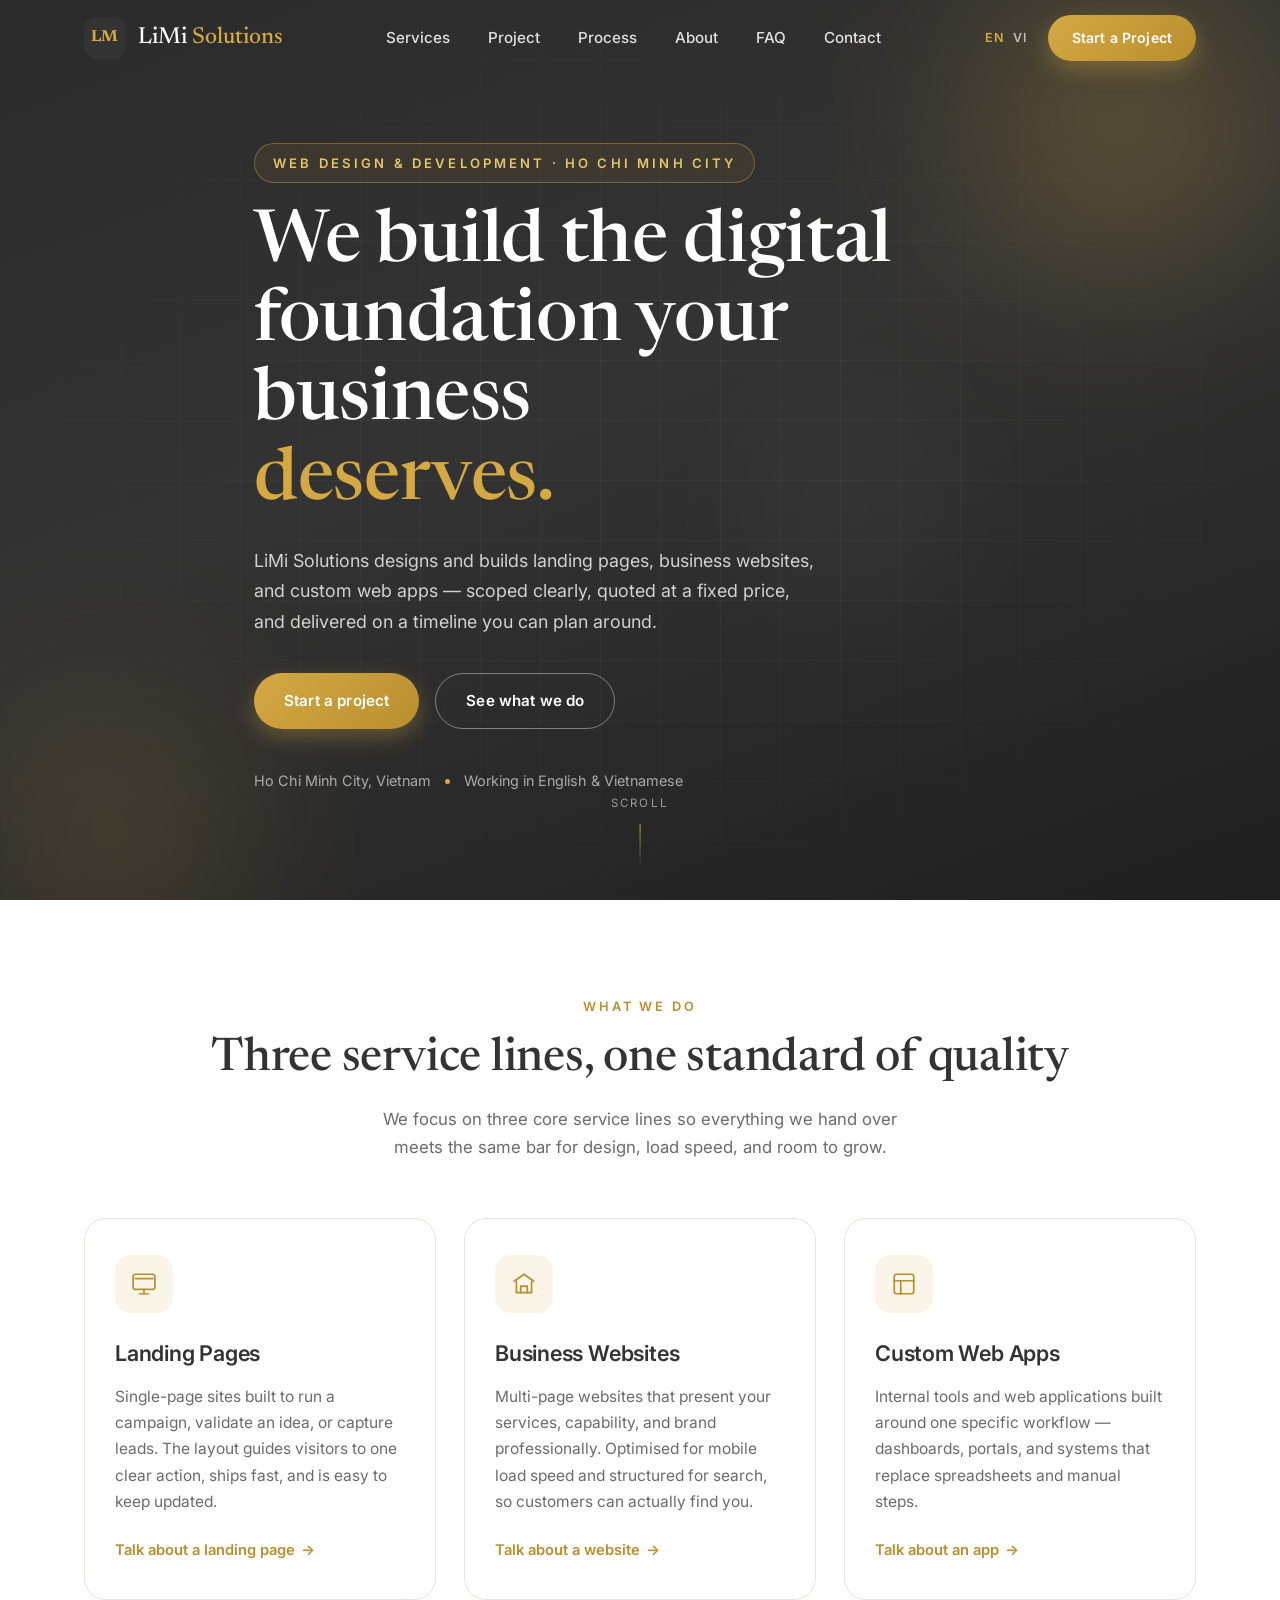
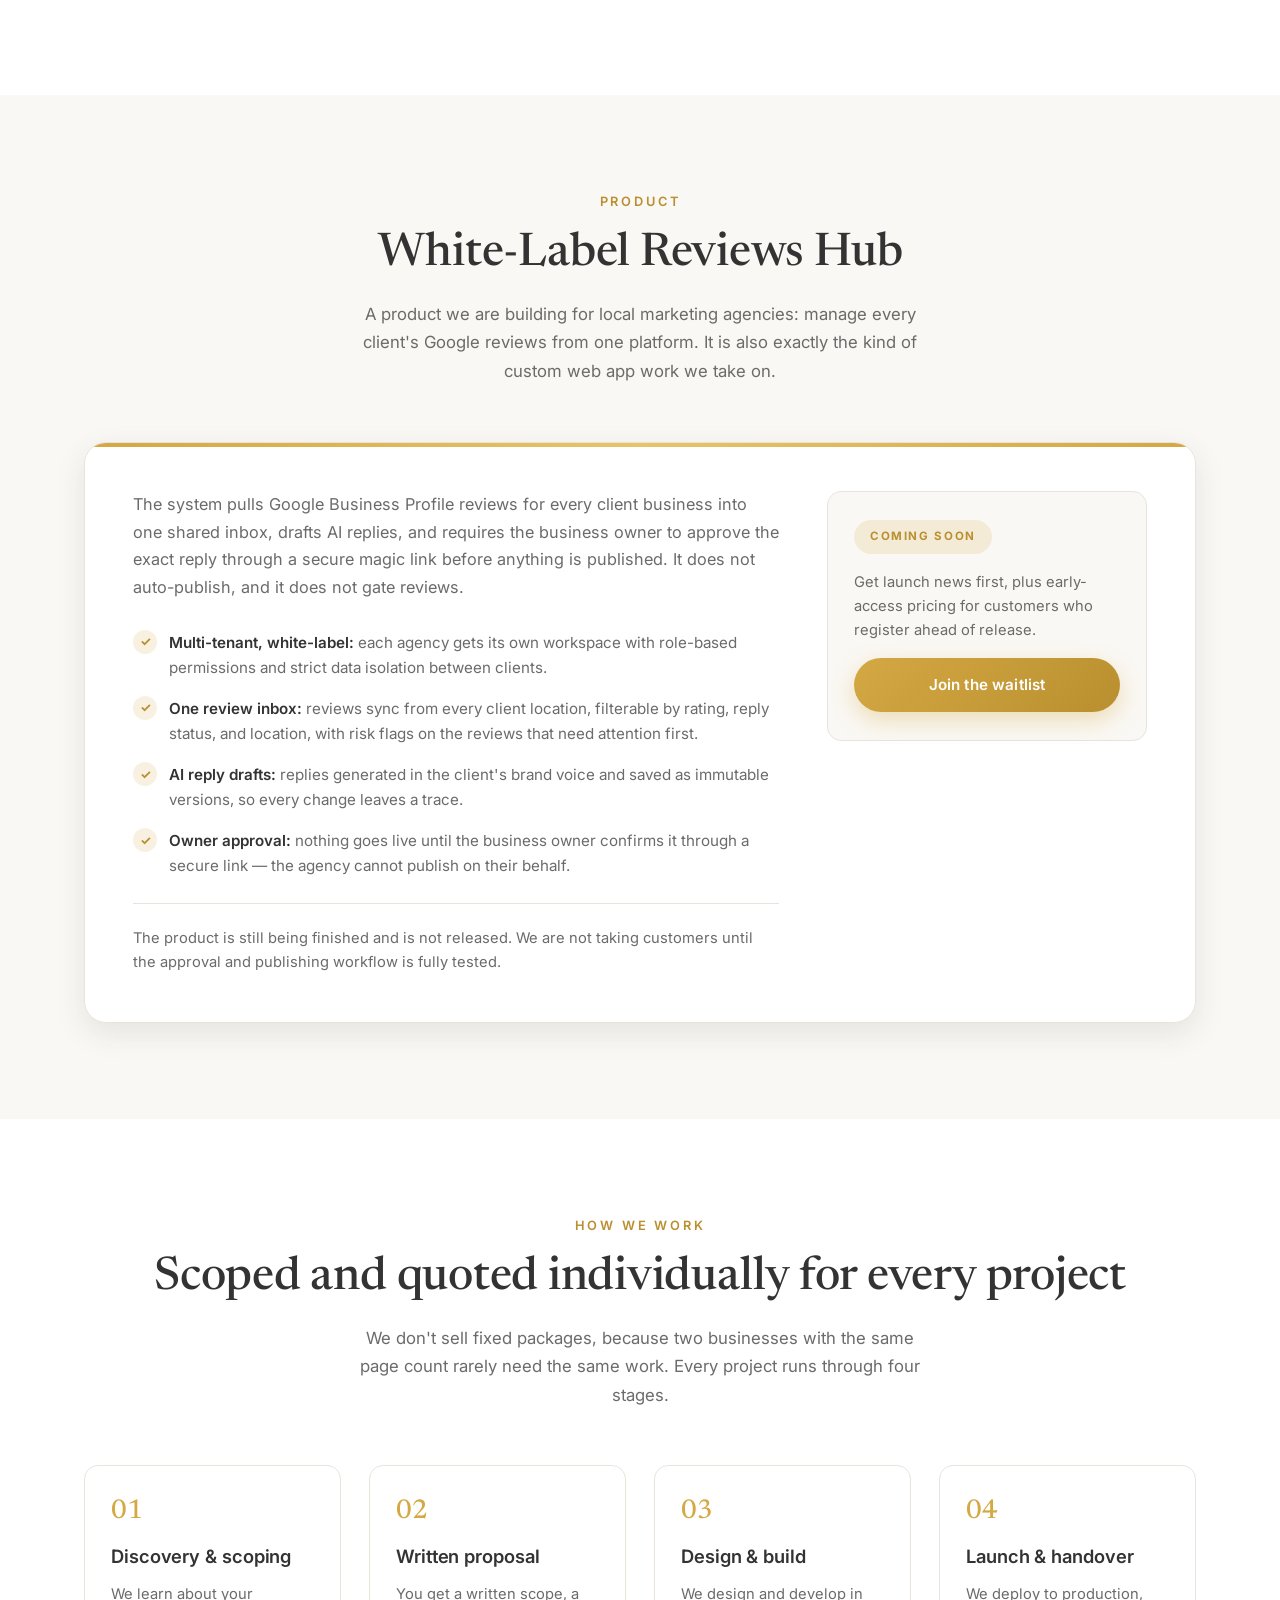
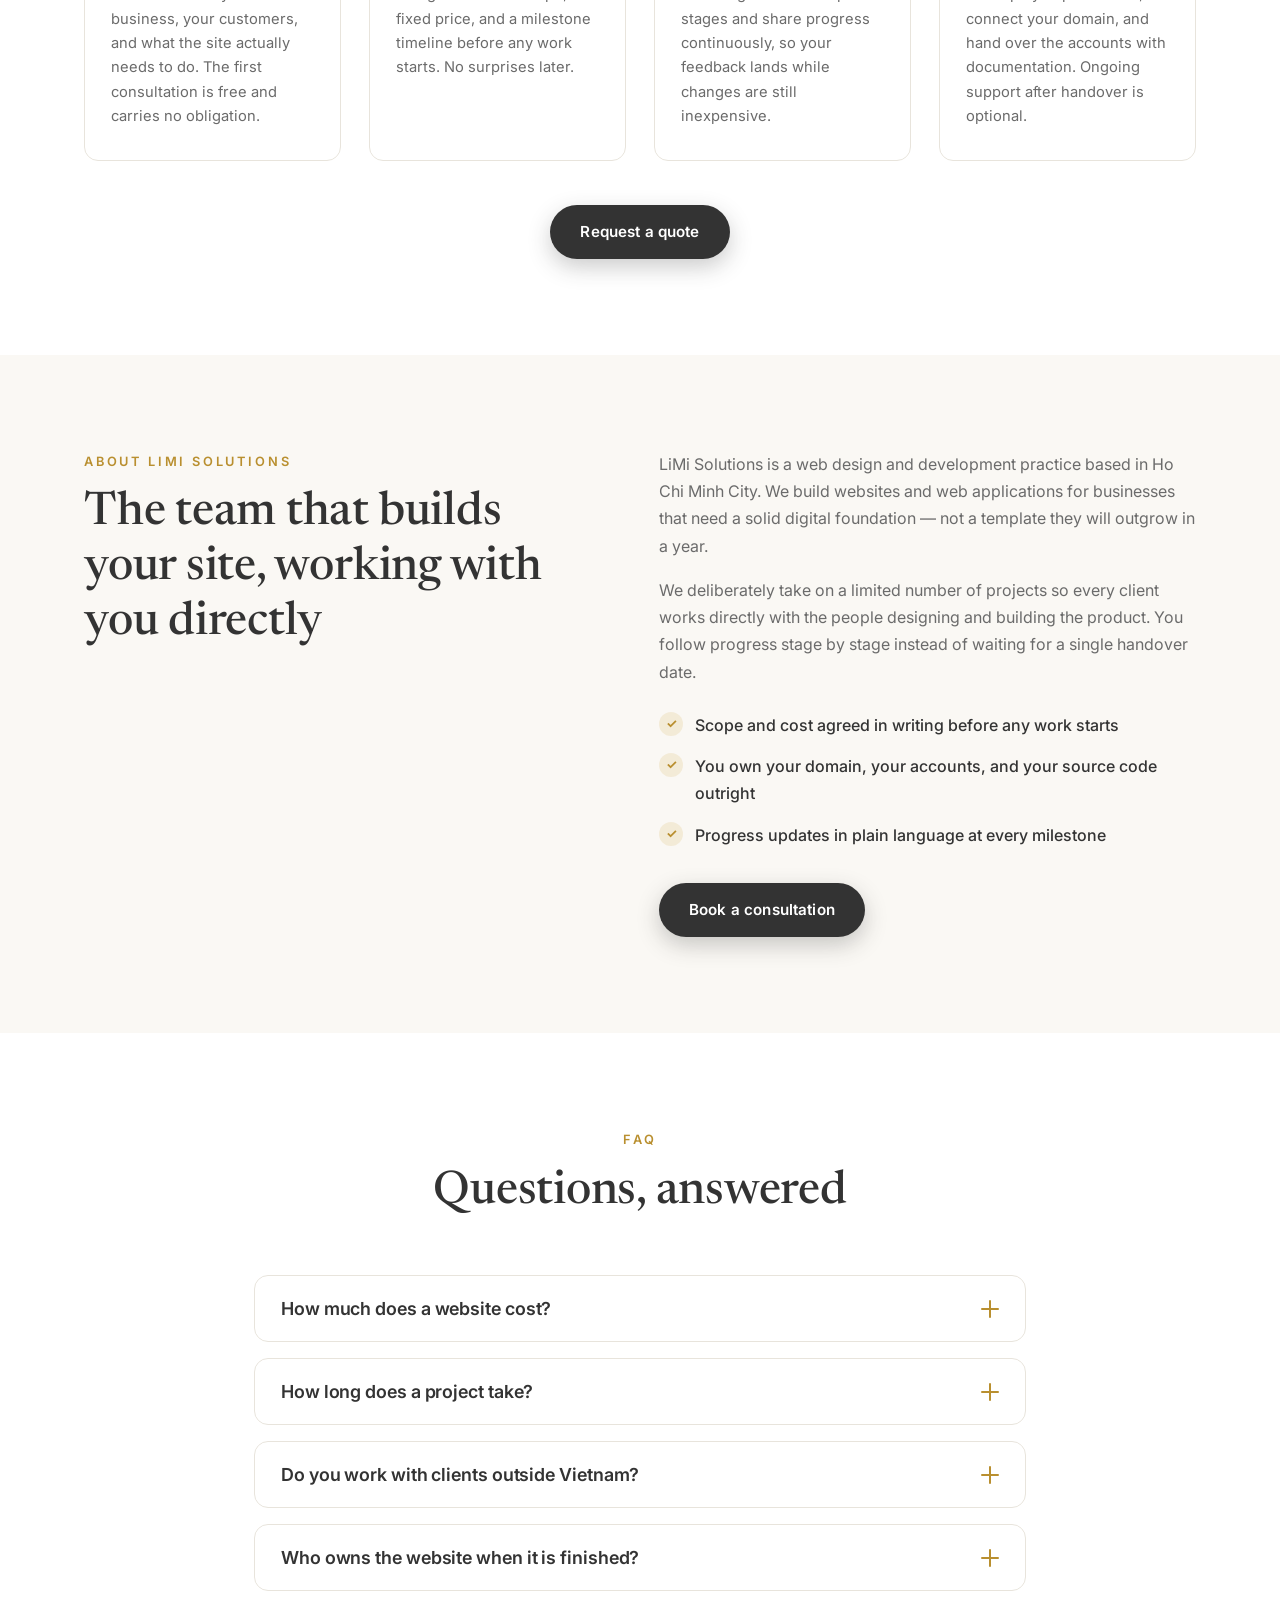
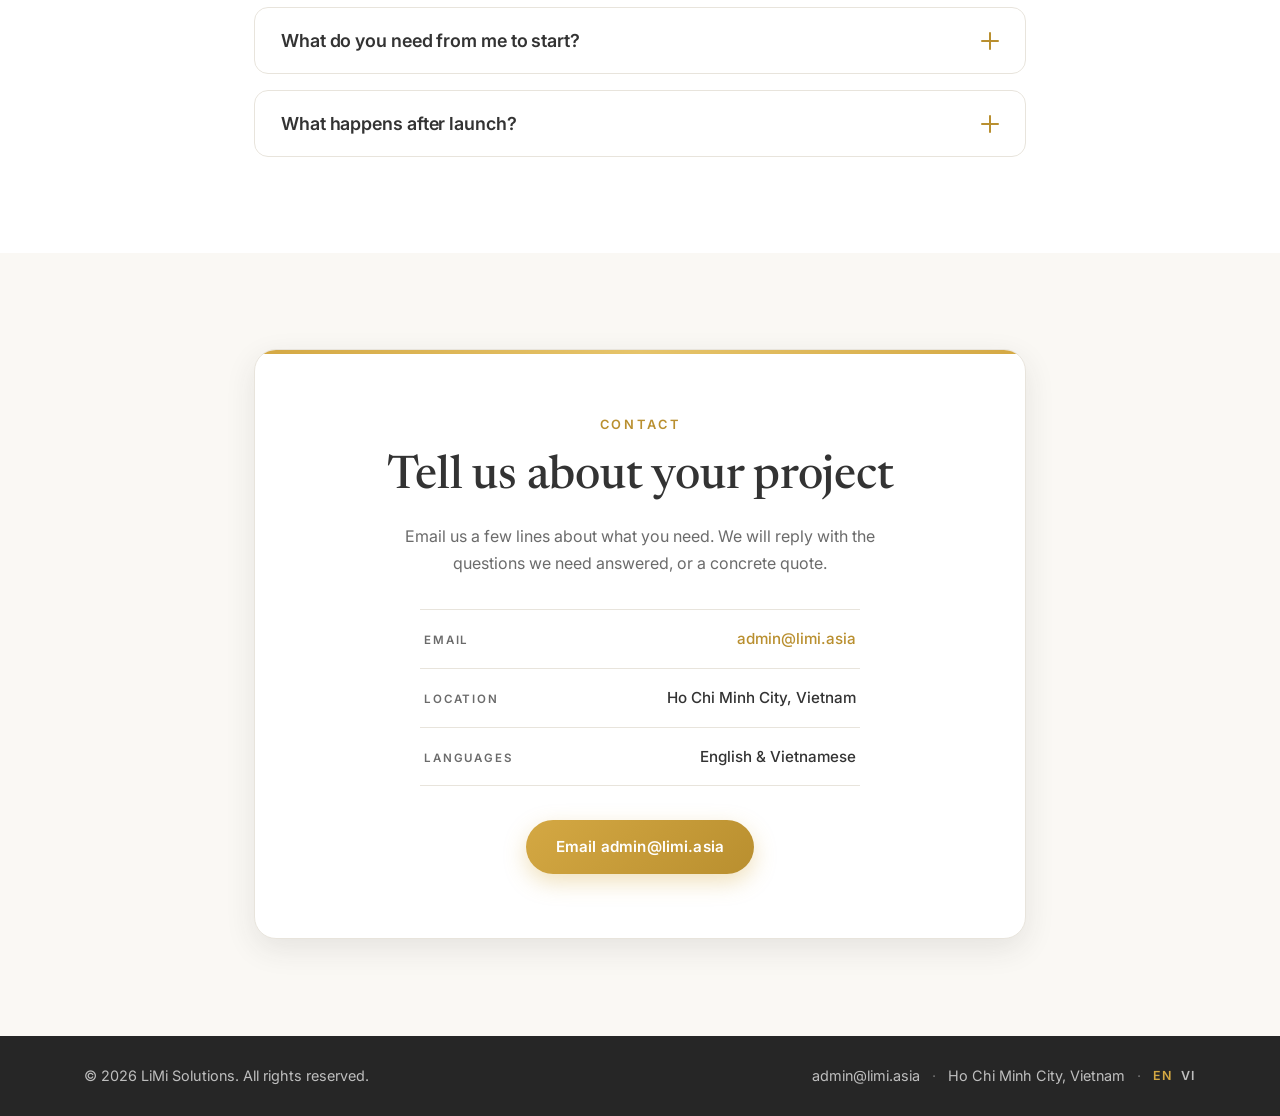
<file: index.html>
<!DOCTYPE html>
<html lang="en">
<head>
  <meta charset="UTF-8" />
  <meta name="viewport" content="width=device-width, initial-scale=1.0" />
  <meta name="description" content="LiMi Solutions designs and builds websites, landing pages, and custom web apps in Ho Chi Minh City. Fixed-price quotes, full code handover, English and Vietnamese." />
  <meta name="theme-color" content="#333333" />
  <title>LiMi Solutions — Web Design &amp; Development in Ho Chi Minh City</title>

  <link rel="canonical" href="https://limi.asia/" />
  <link rel="alternate" hreflang="en" href="https://limi.asia/" />
  <link rel="alternate" hreflang="vi" href="https://limi.asia/vi/" />
  <link rel="alternate" hreflang="x-default" href="https://limi.asia/" />

  <meta property="og:type" content="website" />
  <meta property="og:url" content="https://limi.asia/" />
  <meta property="og:title" content="LiMi Solutions — Web Design &amp; Development in Ho Chi Minh City" />
  <meta property="og:description" content="Website design and development, landing pages, and custom web apps in Ho Chi Minh City. Fixed-price quotes and full code handover." />
  <meta property="og:locale" content="en_US" />
  <meta property="og:locale:alternate" content="vi_VN" />

  <!-- Favicon (inline SVG, gold monogram) -->
  <link rel="icon" href="data:image/svg+xml,%3Csvg xmlns='http://www.w3.org/2000/svg' viewBox='0 0 64 64'%3E%3Crect width='64' height='64' rx='14' fill='%23333333'/%3E%3Ctext x='32' y='42' font-family='Georgia,serif' font-size='30' fill='%23d4a843' text-anchor='middle' font-weight='bold'%3ELM%3C/text%3E%3C/svg%3E" />

  <!-- Fonts -->
  <link rel="preconnect" href="https://fonts.googleapis.com" />
  <link rel="preconnect" href="https://fonts.gstatic.com" crossorigin />
  <link href="https://fonts.googleapis.com/css2?family=Newsreader:opsz,wght@6..72,400;6..72,500;6..72,600&family=Inter:wght@300;400;500;600;700&display=swap" rel="stylesheet" />

  <link rel="stylesheet" href="styles.css" />
</head>
<body>
  <!-- ============================================================
       NAVIGATION (top navbar)
  ============================================================ -->
  <header class="site-header" id="siteHeader">
    <div class="container header-inner">
      <a href="#home" class="brand" aria-label="LiMi Solutions home">
        <span class="brand-mark">LM</span>
        <span class="brand-name">LiMi <em>Solutions</em></span>
      </a>

      <nav class="desktop-nav" aria-label="Primary">
        <ul class="desktop-nav-list">
          <li><a href="#services" class="nav-link">Services</a></li>
          <li><a href="#project" class="nav-link">Project</a></li>
          <li><a href="#process" class="nav-link">Process</a></li>
          <li><a href="#about" class="nav-link">About</a></li>
          <li><a href="#faq" class="nav-link">FAQ</a></li>
          <li><a href="#contact" class="nav-link">Contact</a></li>
        </ul>
      </nav>

      <div class="header-actions">
        <div class="lang-switch" aria-label="Language">
          <span class="lang-current" aria-current="true">EN</span>
          <a href="vi/index.html" hreflang="vi" lang="vi">VI</a>
        </div>

        <a href="mailto:admin@limi.asia?subject=Project%20enquiry%20-%20LiMi%20Solutions" class="btn btn-gold header-cta">Start a Project</a>

        <button class="hamburger" id="hamburger" aria-label="Open menu" aria-expanded="false" aria-controls="mobileNav" data-label-open="Open menu" data-label-close="Close menu">
          <span class="hamburger-line"></span>
          <span class="hamburger-line"></span>
          <span class="hamburger-line"></span>
        </button>
      </div>
    </div>
  </header>

  <!-- Full-screen hidden navigation overlay -->
  <nav class="mobile-nav" id="mobileNav" aria-hidden="true">
    <ul class="mobile-nav-list">
      <li><a href="#services" class="nav-link">Services</a></li>
      <li><a href="#project" class="nav-link">Project</a></li>
      <li><a href="#process" class="nav-link">Process</a></li>
      <li><a href="#about" class="nav-link">About</a></li>
      <li><a href="#faq" class="nav-link">FAQ</a></li>
      <li><a href="#contact" class="nav-link">Contact</a></li>
    </ul>
    <a href="mailto:admin@limi.asia?subject=Project%20enquiry%20-%20LiMi%20Solutions" class="btn btn-gold nav-cta">Start a Project</a>
    <div class="lang-switch lang-switch--mobile" aria-label="Language">
      <span class="lang-current" aria-current="true">EN</span>
      <a href="vi/index.html" hreflang="vi" lang="vi">VI</a>
    </div>
  </nav>

  <main>
    <!-- ============================================================
         HERO
    ============================================================ -->
    <section class="hero" id="home">
      <div class="hero-bg" aria-hidden="true">
        <div class="hero-orb hero-orb--1"></div>
        <div class="hero-orb hero-orb--2"></div>
        <div class="hero-orb hero-orb--3"></div>
        <div class="hero-grid"></div>
      </div>

      <div class="container hero-inner">
        <p class="hero-eyebrow reveal">Web Design &amp; Development &middot; Ho Chi Minh City</p>
        <h1 class="hero-title reveal">We build the digital<br />foundation your business<br /><span class="accent">deserves.</span></h1>
        <p class="hero-subtitle reveal">
          LiMi Solutions designs and builds landing pages, business websites, and custom
          web apps &mdash; scoped clearly, quoted at a fixed price, and delivered on a
          timeline you can plan around.
        </p>
        <div class="hero-actions reveal">
          <a href="mailto:admin@limi.asia?subject=Project%20enquiry%20-%20LiMi%20Solutions" class="btn btn-gold">Start a project</a>
          <a href="#services" class="btn btn-ghost">See what we do</a>
        </div>
        <div class="hero-facts reveal">
          <span>Ho Chi Minh City, Vietnam</span>
          <span class="dot"></span>
          <span>Working in English &amp; Vietnamese</span>
        </div>
      </div>

      <a href="#services" class="scroll-cue" aria-label="Scroll to services">
        <span class="scroll-cue-text">Scroll</span>
        <span class="scroll-cue-line"></span>
      </a>
    </section>

    <!-- ============================================================
         SERVICES
    ============================================================ -->
    <section class="section" id="services">
      <div class="container">
        <div class="section-head reveal">
          <p class="section-eyebrow">What We Do</p>
          <h2 class="section-title">Three service lines, one standard of quality</h2>
          <p class="section-lead">
            We focus on three core service lines so everything we hand over meets the same
            bar for design, load speed, and room to grow.
          </p>
        </div>

        <div class="card-grid">
          <article class="card reveal">
            <div class="card-icon" aria-hidden="true">
              <svg viewBox="0 0 24 24" fill="none" stroke="currentColor" stroke-width="1.6" stroke-linecap="round" stroke-linejoin="round"><rect x="2" y="3" width="20" height="14" rx="2"/><line x1="8" y1="21" x2="16" y2="21"/><line x1="12" y1="17" x2="12" y2="21"/><path d="M4 7h16"/></svg>
            </div>
            <h3 class="card-title">Landing Pages</h3>
            <p class="card-text">
              Single-page sites built to run a campaign, validate an idea, or capture leads.
              The layout guides visitors to one clear action, ships fast, and is easy to
              keep updated.
            </p>
            <a href="#contact" class="card-link">Talk about a landing page <span aria-hidden="true">&rarr;</span></a>
          </article>

          <article class="card reveal">
            <div class="card-icon" aria-hidden="true">
              <svg viewBox="0 0 24 24" fill="none" stroke="currentColor" stroke-width="1.6" stroke-linecap="round" stroke-linejoin="round"><path d="M3 9.5 12 3l9 6.5"/><path d="M5 10v10h14V10"/><path d="M9 20v-6h6v6"/></svg>
            </div>
            <h3 class="card-title">Business Websites</h3>
            <p class="card-text">
              Multi-page websites that present your services, capability, and brand
              professionally. Optimised for mobile load speed and structured for search,
              so customers can actually find you.
            </p>
            <a href="#contact" class="card-link">Talk about a website <span aria-hidden="true">&rarr;</span></a>
          </article>

          <article class="card reveal">
            <div class="card-icon" aria-hidden="true">
              <svg viewBox="0 0 24 24" fill="none" stroke="currentColor" stroke-width="1.6" stroke-linecap="round" stroke-linejoin="round"><rect x="3" y="3" width="18" height="18" rx="2"/><path d="M3 9h18"/><path d="M9 21V9"/></svg>
            </div>
            <h3 class="card-title">Custom Web Apps</h3>
            <p class="card-text">
              Internal tools and web applications built around one specific workflow &mdash;
              dashboards, portals, and systems that replace spreadsheets and manual steps.
            </p>
            <a href="#contact" class="card-link">Talk about an app <span aria-hidden="true">&rarr;</span></a>
          </article>
        </div>
      </div>
    </section>

    <!-- ============================================================
         PRODUCT (upcoming)
    ============================================================ -->
    <section class="section section-alt" id="project">
      <div class="container">
        <div class="section-head reveal">
          <p class="section-eyebrow">Product</p>
          <h2 class="section-title">White-Label Reviews Hub</h2>
          <p class="section-lead">
            A product we are building for local marketing agencies: manage every client's
            Google reviews from one platform. It is also exactly the kind of custom web app
            work we take on.
          </p>
        </div>

        <div class="project-card reveal">
          <div class="project-body">
            <p class="project-text">
              The system pulls Google Business Profile reviews for every client business into
              one shared inbox, drafts AI replies, and requires the business owner to approve
              the exact reply through a secure magic link before anything is published. It
              does not auto-publish, and it does not gate reviews.
            </p>

            <ul class="project-list">
              <li>
                <span class="check" aria-hidden="true">&#10003;</span>
                <span><strong>Multi-tenant, white-label:</strong> each agency gets its own workspace with role-based permissions and strict data isolation between clients.</span>
              </li>
              <li>
                <span class="check" aria-hidden="true">&#10003;</span>
                <span><strong>One review inbox:</strong> reviews sync from every client location, filterable by rating, reply status, and location, with risk flags on the reviews that need attention first.</span>
              </li>
              <li>
                <span class="check" aria-hidden="true">&#10003;</span>
                <span><strong>AI reply drafts:</strong> replies generated in the client's brand voice and saved as immutable versions, so every change leaves a trace.</span>
              </li>
              <li>
                <span class="check" aria-hidden="true">&#10003;</span>
                <span><strong>Owner approval:</strong> nothing goes live until the business owner confirms it through a secure link &mdash; the agency cannot publish on their behalf.</span>
              </li>
            </ul>

            <p class="project-note">
              The product is still being finished and is not released. We are not taking
              customers until the approval and publishing workflow is fully tested.
            </p>
          </div>

          <aside class="project-aside">
            <span class="status-badge">Coming soon</span>
            <p class="project-aside-text">
              Get launch news first, plus early-access pricing for customers who register
              ahead of release.
            </p>
            <a href="mailto:admin@limi.asia?subject=White-Label%20Reviews%20Hub%20-%20waitlist" class="btn btn-gold btn-block">Join the waitlist</a>
          </aside>
        </div>
      </div>
    </section>

    <!-- ============================================================
         PROCESS
    ============================================================ -->
    <section class="section" id="process">
      <div class="container">
        <div class="section-head reveal">
          <p class="section-eyebrow">How We Work</p>
          <h2 class="section-title">Scoped and quoted individually for every project</h2>
          <p class="section-lead">
            We don't sell fixed packages, because two businesses with the same page count
            rarely need the same work. Every project runs through four stages.
          </p>
        </div>

        <ol class="process-grid">
          <li class="process-step reveal">
            <span class="process-num">01</span>
            <h3 class="process-title">Discovery &amp; scoping</h3>
            <p class="process-text">
              We learn about your business, your customers, and what the site actually needs
              to do. The first consultation is free and carries no obligation.
            </p>
          </li>

          <li class="process-step reveal">
            <span class="process-num">02</span>
            <h3 class="process-title">Written proposal</h3>
            <p class="process-text">
              You get a written scope, a fixed price, and a milestone timeline before any
              work starts. No surprises later.
            </p>
          </li>

          <li class="process-step reveal">
            <span class="process-num">03</span>
            <h3 class="process-title">Design &amp; build</h3>
            <p class="process-text">
              We design and develop in stages and share progress continuously, so your
              feedback lands while changes are still inexpensive.
            </p>
          </li>

          <li class="process-step reveal">
            <span class="process-num">04</span>
            <h3 class="process-title">Launch &amp; handover</h3>
            <p class="process-text">
              We deploy to production, connect your domain, and hand over the accounts with
              documentation. Ongoing support after handover is optional.
            </p>
          </li>
        </ol>

        <div class="process-cta reveal">
          <a href="mailto:admin@limi.asia?subject=Project%20enquiry%20-%20LiMi%20Solutions" class="btn btn-dark">Request a quote</a>
        </div>
      </div>
    </section>

    <!-- ============================================================
         ABOUT
    ============================================================ -->
    <section class="section section-alt" id="about">
      <div class="container about-layout">
        <div class="about-intro">
          <p class="section-eyebrow reveal">About LiMi Solutions</p>
          <h2 class="section-title reveal">The team that builds your site, working with you directly</h2>
        </div>

        <div class="about-content">
          <p class="reveal">
            LiMi Solutions is a web design and development practice based in Ho Chi Minh City.
            We build websites and web applications for businesses that need a solid digital
            foundation &mdash; not a template they will outgrow in a year.
          </p>
          <p class="reveal">
            We deliberately take on a limited number of projects so every client works
            directly with the people designing and building the product. You follow progress
            stage by stage instead of waiting for a single handover date.
          </p>

          <ul class="about-list">
            <li class="reveal">
              <span class="check" aria-hidden="true">&#10003;</span>
              <span>Scope and cost agreed in writing before any work starts</span>
            </li>
            <li class="reveal">
              <span class="check" aria-hidden="true">&#10003;</span>
              <span>You own your domain, your accounts, and your source code outright</span>
            </li>
            <li class="reveal">
              <span class="check" aria-hidden="true">&#10003;</span>
              <span>Progress updates in plain language at every milestone</span>
            </li>
          </ul>

          <a href="mailto:admin@limi.asia?subject=Project%20enquiry%20-%20LiMi%20Solutions" class="btn btn-dark reveal">Book a consultation</a>
        </div>
      </div>
    </section>

    <!-- ============================================================
         FAQ
    ============================================================ -->
    <section class="section" id="faq">
      <div class="container container-narrow">
        <div class="section-head reveal">
          <p class="section-eyebrow">FAQ</p>
          <h2 class="section-title">Questions, answered</h2>
        </div>

        <div class="faq-list">
          <div class="faq-item reveal">
            <button class="faq-question" aria-expanded="false" aria-controls="faq1">
              <span>How much does a website cost?</span>
              <span class="faq-icon" aria-hidden="true"></span>
            </button>
            <div class="faq-answer" id="faq1">
              <p>
                It depends on scope. A simple landing page is a very different project from a
                multi-page website with a booking flow, or from a custom web app built from
                scratch. Tell us what you need and we will send a written quote with a fixed
                price &mdash; free, and with no obligation.
              </p>
            </div>
          </div>

          <div class="faq-item reveal">
            <button class="faq-question" aria-expanded="false" aria-controls="faq2">
              <span>How long does a project take?</span>
              <span class="faq-icon" aria-hidden="true"></span>
            </button>
            <div class="faq-answer" id="faq2">
              <p>
                You get a milestone timeline together with your quote, based on the actual
                scope of the work. We commit to a realistic date and hold to it, rather than
                promising a fast one we cannot keep.
              </p>
            </div>
          </div>

          <div class="faq-item reveal">
            <button class="faq-question" aria-expanded="false" aria-controls="faq3">
              <span>Do you work with clients outside Vietnam?</span>
              <span class="faq-icon" aria-hidden="true"></span>
            </button>
            <div class="faq-answer" id="faq3">
              <p>
                Yes. We work remotely with clients anywhere, and we are comfortable running
                projects in English or Vietnamese.
              </p>
            </div>
          </div>

          <div class="faq-item reveal">
            <button class="faq-question" aria-expanded="false" aria-controls="faq4">
              <span>Who owns the website when it is finished?</span>
              <span class="faq-icon" aria-hidden="true"></span>
            </button>
            <div class="faq-answer" id="faq4">
              <p>
                You do &mdash; your domain, your hosting accounts, your source code and your
                content. We set everything up in your name and hand over full access at launch.
              </p>
            </div>
          </div>

          <div class="faq-item reveal">
            <button class="faq-question" aria-expanded="false" aria-controls="faq5">
              <span>What do you need from me to start?</span>
              <span class="faq-icon" aria-hidden="true"></span>
            </button>
            <div class="faq-answer" id="faq5">
              <p>
                Your logo and brand assets if you have them, the content you want on the site
                (or we can help structure it), a decision-maker who can review progress, and
                your existing domain if you already have one.
              </p>
            </div>
          </div>

          <div class="faq-item reveal">
            <button class="faq-question" aria-expanded="false" aria-controls="faq6">
              <span>What happens after launch?</span>
              <span class="faq-icon" aria-hidden="true"></span>
            </button>
            <div class="faq-answer" id="faq6">
              <p>
                We can hand over completely so you are fully self-sufficient, or stay on for
                ongoing updates and maintenance. It is your call, and there is no lock-in
                either way.
              </p>
            </div>
          </div>
        </div>
      </div>
    </section>

    <!-- ============================================================
         CONTACT
    ============================================================ -->
    <section class="section section-alt" id="contact">
      <div class="container container-narrow">
        <div class="contact-card reveal">
          <p class="section-eyebrow">Contact</p>
          <h2 class="section-title">Tell us about your project</h2>
          <p class="contact-lead">
            Email us a few lines about what you need. We will reply with the questions we
            need answered, or a concrete quote.
          </p>

          <ul class="contact-list">
            <li>
              <span class="contact-label">Email</span>
              <a class="contact-value" href="mailto:admin@limi.asia?subject=Project%20enquiry%20-%20LiMi%20Solutions">admin@limi.asia</a>
            </li>
            <li>
              <span class="contact-label">Location</span>
              <span class="contact-value">Ho Chi Minh City, Vietnam</span>
            </li>
            <li>
              <span class="contact-label">Languages</span>
              <span class="contact-value">English &amp; Vietnamese</span>
            </li>
          </ul>

          <a href="mailto:admin@limi.asia?subject=Project%20enquiry%20-%20LiMi%20Solutions" class="btn btn-gold">Email admin@limi.asia</a>
        </div>
      </div>
    </section>
  </main>

  <!-- ============================================================
       FOOTER
  ============================================================ -->
  <footer class="site-footer">
    <div class="container footer-inner">
      <p class="footer-copy">&copy; <span id="year"></span> LiMi Solutions. All rights reserved.</p>
      <div class="footer-meta">
        <a href="mailto:admin@limi.asia">admin@limi.asia</a>
        <span class="footer-sep" aria-hidden="true">&middot;</span>
        <span>Ho Chi Minh City, Vietnam</span>
        <span class="footer-sep" aria-hidden="true">&middot;</span>
        <div class="lang-switch" aria-label="Language">
          <span class="lang-current" aria-current="true">EN</span>
          <a href="vi/index.html" hreflang="vi" lang="vi">VI</a>
        </div>
      </div>
    </div>
  </footer>

  <!-- Sticky call-to-action button -->
  <a href="#contact" class="sticky-cta" id="stickyCta" aria-label="Start a project">
    <span class="sticky-cta-text">Start a Project</span>
  </a>

  <script src="script.js"></script>
</body>
</html>
</file>
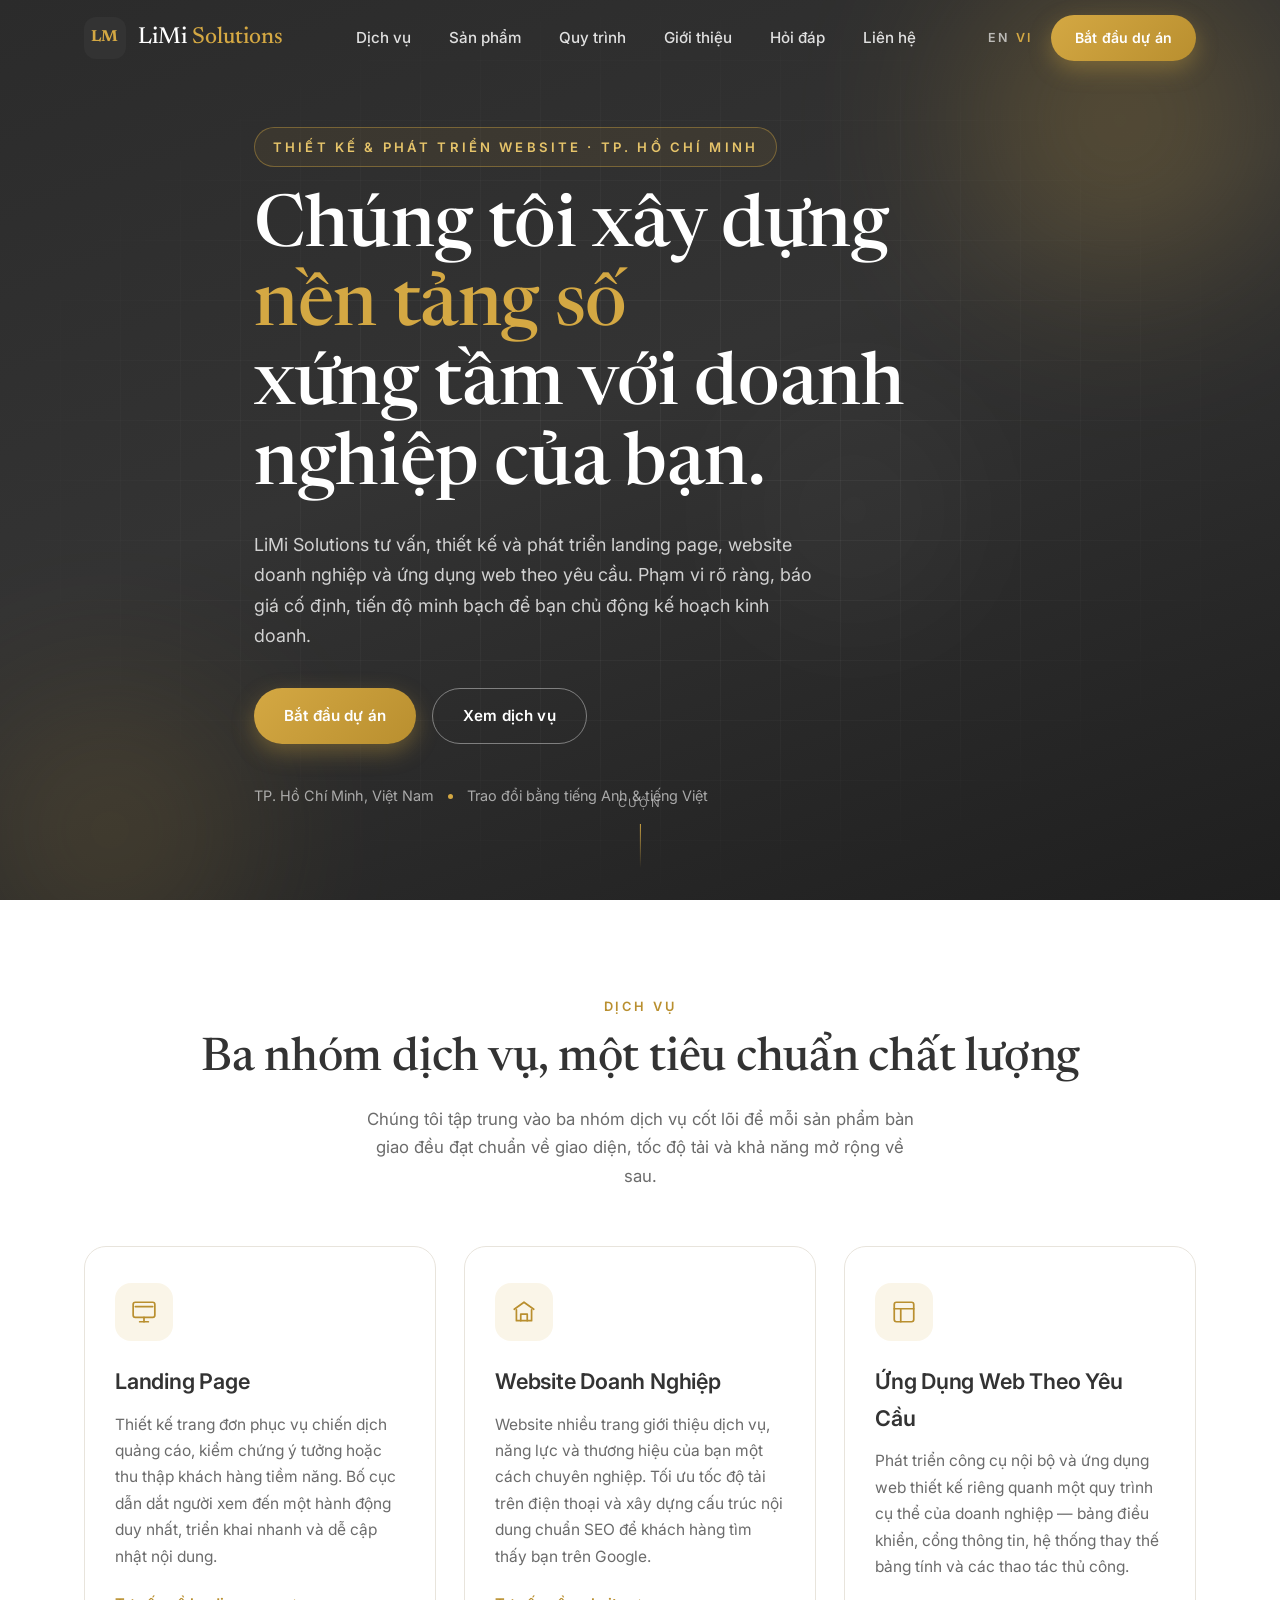
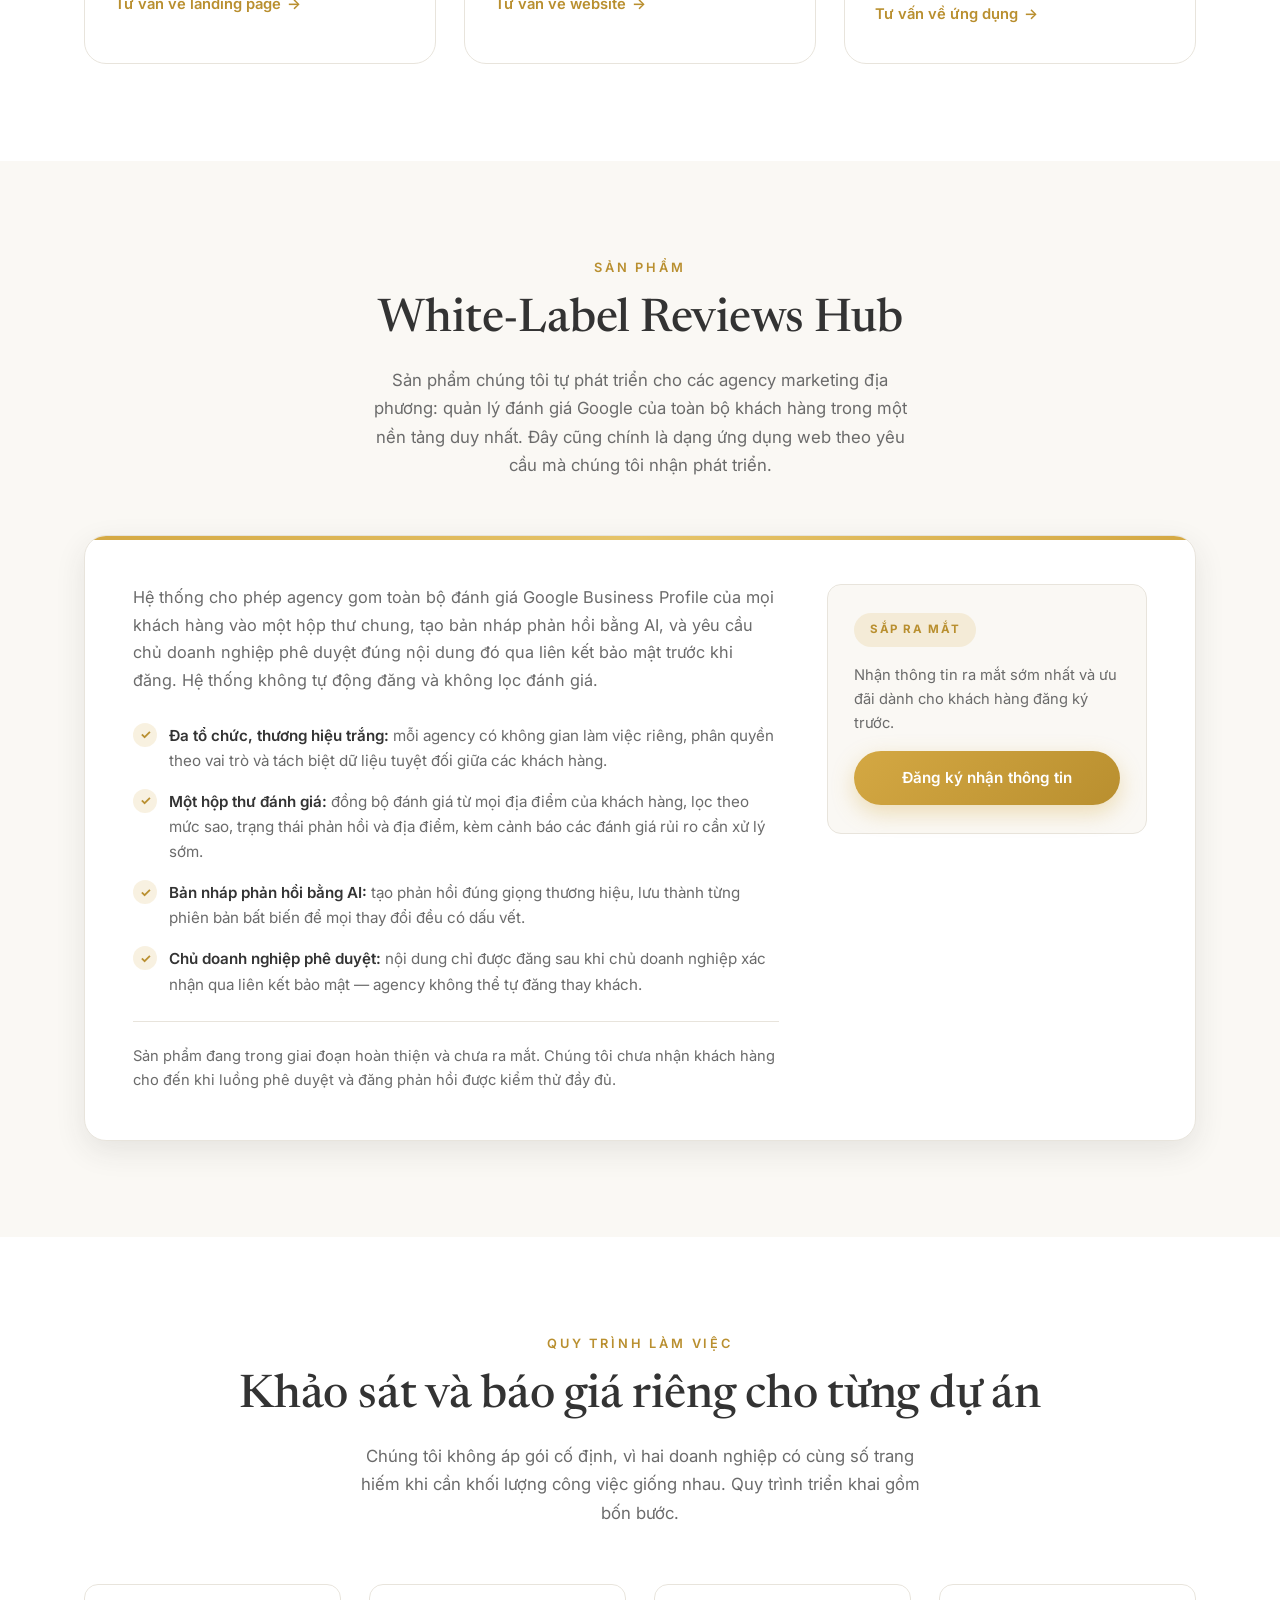
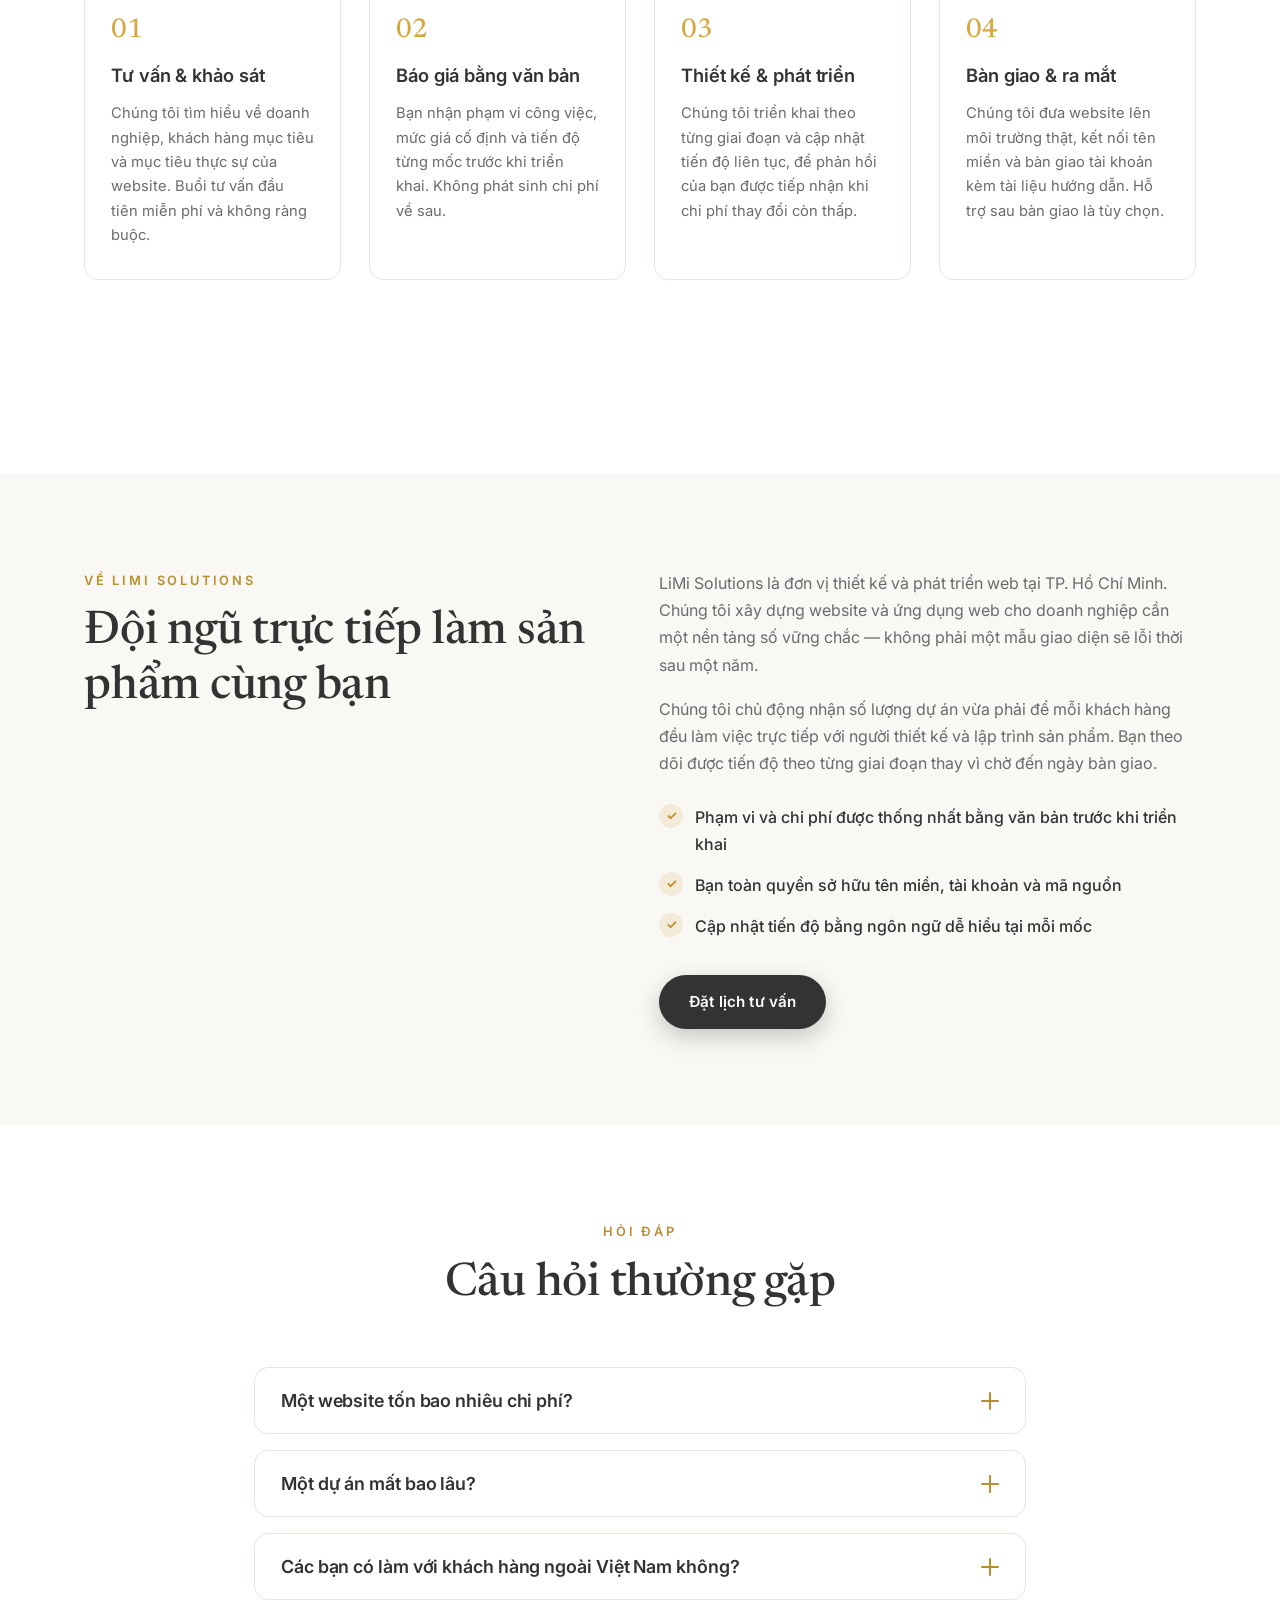
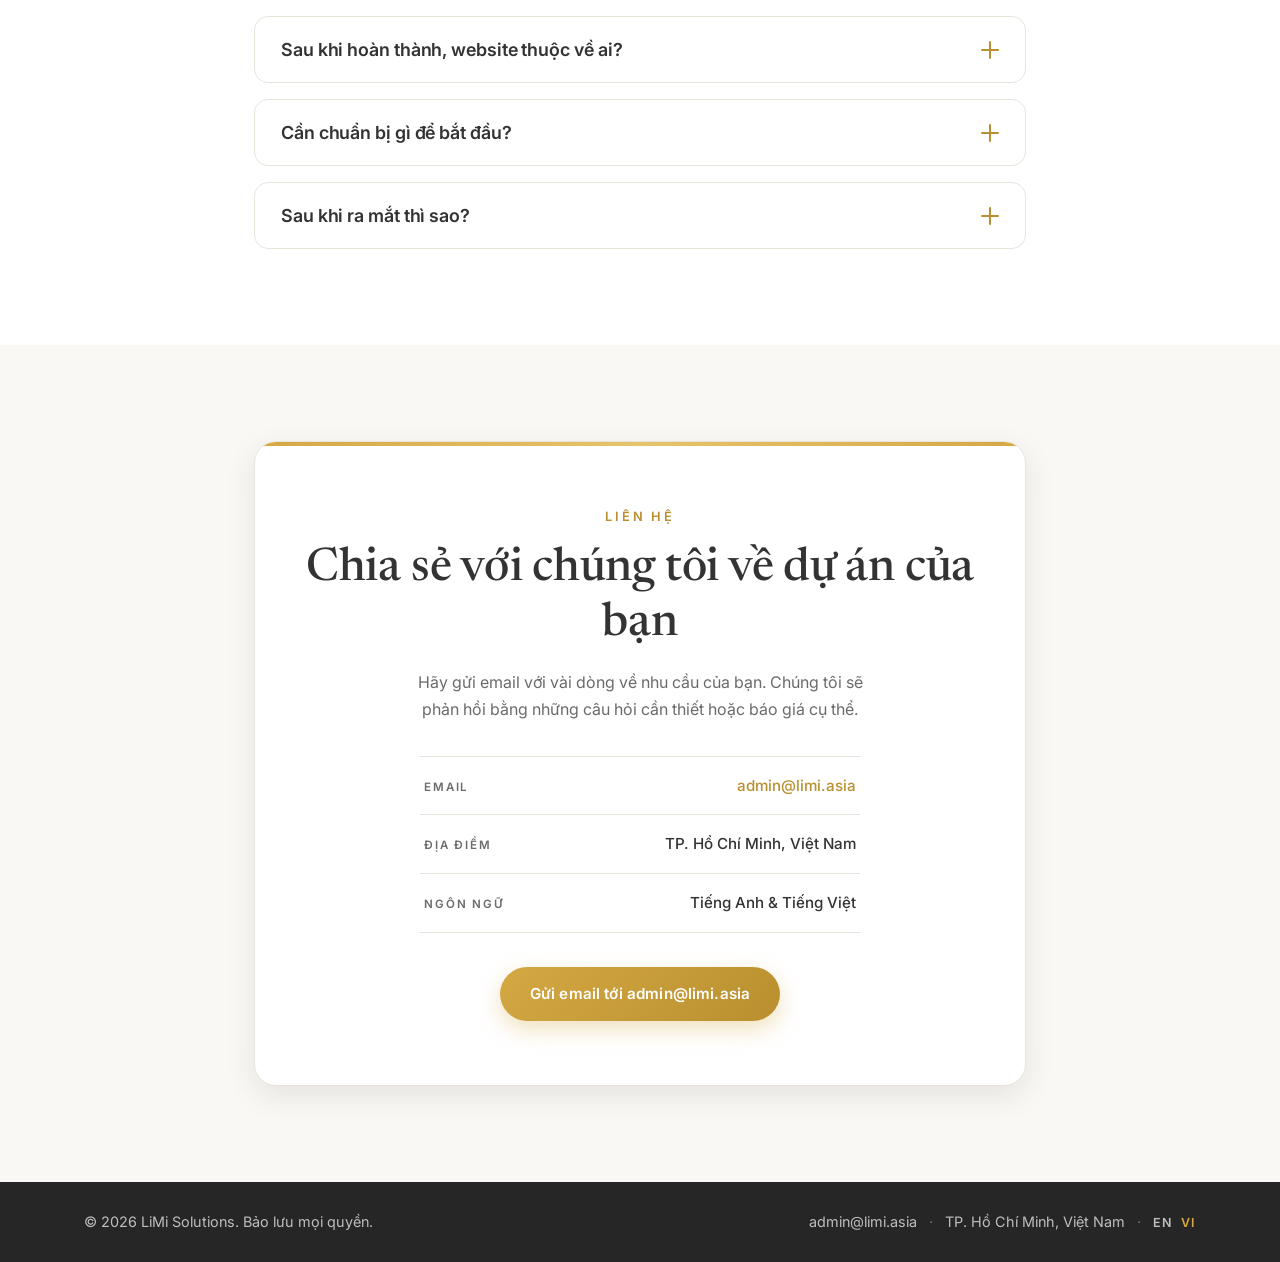
<file: vi/index.html>
<!DOCTYPE html>
<html lang="vi">
<head>
  <meta charset="UTF-8" />
  <meta name="viewport" content="width=device-width, initial-scale=1.0" />
  <meta name="description" content="LiMi Solutions thiết kế và phát triển website, landing page và ứng dụng web theo yêu cầu tại TP. Hồ Chí Minh. Báo giá cố định, bàn giao mã nguồn, hỗ trợ tiếng Anh và tiếng Việt." />
  <meta name="theme-color" content="#333333" />
  <title>LiMi Solutions — Thiết kế &amp; phát triển website tại TP. Hồ Chí Minh</title>

  <link rel="canonical" href="https://limi.asia/vi/" />
  <link rel="alternate" hreflang="en" href="https://limi.asia/" />
  <link rel="alternate" hreflang="vi" href="https://limi.asia/vi/" />
  <link rel="alternate" hreflang="x-default" href="https://limi.asia/" />

  <meta property="og:type" content="website" />
  <meta property="og:url" content="https://limi.asia/vi/" />
  <meta property="og:title" content="LiMi Solutions — Thiết kế &amp; phát triển website tại TP. Hồ Chí Minh" />
  <meta property="og:description" content="Thiết kế và phát triển website, landing page, ứng dụng web theo yêu cầu tại TP. Hồ Chí Minh. Báo giá cố định, bàn giao mã nguồn." />
  <meta property="og:locale" content="vi_VN" />
  <meta property="og:locale:alternate" content="en_US" />

  <!-- Favicon (inline SVG, gold monogram) -->
  <link rel="icon" href="data:image/svg+xml,%3Csvg xmlns='http://www.w3.org/2000/svg' viewBox='0 0 64 64'%3E%3Crect width='64' height='64' rx='14' fill='%23333333'/%3E%3Ctext x='32' y='42' font-family='Georgia,serif' font-size='30' fill='%23d4a843' text-anchor='middle' font-weight='bold'%3ELM%3C/text%3E%3C/svg%3E" />

  <!-- Fonts -->
  <link rel="preconnect" href="https://fonts.googleapis.com" />
  <link rel="preconnect" href="https://fonts.gstatic.com" crossorigin />
  <link href="https://fonts.googleapis.com/css2?family=Newsreader:opsz,wght@6..72,400;6..72,500;6..72,600&family=Inter:wght@300;400;500;600;700&display=swap" rel="stylesheet" />

  <link rel="stylesheet" href="../styles.css" />
</head>
<body>
  <!-- ============================================================
       NAVIGATION (top navbar)
  ============================================================ -->
  <header class="site-header" id="siteHeader">
    <div class="container header-inner">
      <a href="#home" class="brand" aria-label="LiMi Solutions — trang chủ">
        <span class="brand-mark">LM</span>
        <span class="brand-name">LiMi <em>Solutions</em></span>
      </a>

      <nav class="desktop-nav" aria-label="Điều hướng chính">
        <ul class="desktop-nav-list">
          <li><a href="#services" class="nav-link">Dịch vụ</a></li>
          <li><a href="#project" class="nav-link">Sản phẩm</a></li>
          <li><a href="#process" class="nav-link">Quy trình</a></li>
          <li><a href="#about" class="nav-link">Giới thiệu</a></li>
          <li><a href="#faq" class="nav-link">Hỏi đáp</a></li>
          <li><a href="#contact" class="nav-link">Liên hệ</a></li>
        </ul>
      </nav>

      <div class="header-actions">
        <div class="lang-switch" aria-label="Ngôn ngữ">
          <a href="../index.html" hreflang="en" lang="en">EN</a>
          <span class="lang-current" aria-current="true">VI</span>
        </div>

        <a href="mailto:admin@limi.asia?subject=Y%C3%AAu%20c%E1%BA%A7u%20b%C3%A1o%20gi%C3%A1%20-%20LiMi%20Solutions" class="btn btn-gold header-cta">Bắt đầu dự án</a>

        <button class="hamburger" id="hamburger" aria-label="Mở menu" aria-expanded="false" aria-controls="mobileNav" data-label-open="Mở menu" data-label-close="Đóng menu">
          <span class="hamburger-line"></span>
          <span class="hamburger-line"></span>
          <span class="hamburger-line"></span>
        </button>
      </div>
    </div>
  </header>

  <!-- Full-screen hidden navigation overlay -->
  <nav class="mobile-nav" id="mobileNav" aria-hidden="true">
    <ul class="mobile-nav-list">
      <li><a href="#services" class="nav-link">Dịch vụ</a></li>
      <li><a href="#project" class="nav-link">Sản phẩm</a></li>
      <li><a href="#process" class="nav-link">Quy trình</a></li>
      <li><a href="#about" class="nav-link">Giới thiệu</a></li>
      <li><a href="#faq" class="nav-link">Hỏi đáp</a></li>
      <li><a href="#contact" class="nav-link">Liên hệ</a></li>
    </ul>
    <a href="mailto:admin@limi.asia?subject=Y%C3%AAu%20c%E1%BA%A7u%20b%C3%A1o%20gi%C3%A1%20-%20LiMi%20Solutions" class="btn btn-gold nav-cta">Bắt đầu dự án</a>
    <div class="lang-switch lang-switch--mobile" aria-label="Ngôn ngữ">
      <a href="../index.html" hreflang="en" lang="en">EN</a>
      <span class="lang-current" aria-current="true">VI</span>
    </div>
  </nav>

  <main>
    <!-- ============================================================
         HERO
    ============================================================ -->
    <section class="hero" id="home">
      <div class="hero-bg" aria-hidden="true">
        <div class="hero-orb hero-orb--1"></div>
        <div class="hero-orb hero-orb--2"></div>
        <div class="hero-orb hero-orb--3"></div>
        <div class="hero-grid"></div>
      </div>

      <div class="container hero-inner">
        <p class="hero-eyebrow reveal">Thiết kế &amp; phát triển website &middot; TP. Hồ Chí Minh</p>
        <h1 class="hero-title reveal">Chúng tôi xây dựng <span class="accent">nền tảng số</span><br />xứng tầm với doanh nghiệp của bạn.</h1>
        <p class="hero-subtitle reveal">
          LiMi Solutions tư vấn, thiết kế và phát triển landing page, website doanh nghiệp
          và ứng dụng web theo yêu cầu. Phạm vi rõ ràng, báo giá cố định, tiến độ minh bạch
          để bạn chủ động kế hoạch kinh doanh.
        </p>
        <div class="hero-actions reveal">
          <a href="mailto:admin@limi.asia?subject=Y%C3%AAu%20c%E1%BA%A7u%20b%C3%A1o%20gi%C3%A1%20-%20LiMi%20Solutions" class="btn btn-gold">Bắt đầu dự án</a>
          <a href="#services" class="btn btn-ghost">Xem dịch vụ</a>
        </div>
        <div class="hero-facts reveal">
          <span>TP. Hồ Chí Minh, Việt Nam</span>
          <span class="dot"></span>
          <span>Trao đổi bằng tiếng Anh &amp; tiếng Việt</span>
        </div>
      </div>

      <a href="#services" class="scroll-cue" aria-label="Cuộn xuống phần dịch vụ">
        <span class="scroll-cue-text">Cuộn</span>
        <span class="scroll-cue-line"></span>
      </a>
    </section>

    <!-- ============================================================
         SERVICES
    ============================================================ -->
    <section class="section" id="services">
      <div class="container">
        <div class="section-head reveal">
          <p class="section-eyebrow">Dịch Vụ</p>
          <h2 class="section-title">Ba nhóm dịch vụ, một tiêu chuẩn chất lượng</h2>
          <p class="section-lead">
            Chúng tôi tập trung vào ba nhóm dịch vụ cốt lõi để mỗi sản phẩm bàn giao đều
            đạt chuẩn về giao diện, tốc độ tải và khả năng mở rộng về sau.
          </p>
        </div>

        <div class="card-grid">
          <article class="card reveal">
            <div class="card-icon" aria-hidden="true">
              <svg viewBox="0 0 24 24" fill="none" stroke="currentColor" stroke-width="1.6" stroke-linecap="round" stroke-linejoin="round"><rect x="2" y="3" width="20" height="14" rx="2"/><line x1="8" y1="21" x2="16" y2="21"/><line x1="12" y1="17" x2="12" y2="21"/><path d="M4 7h16"/></svg>
            </div>
            <h3 class="card-title">Landing Page</h3>
            <p class="card-text">
              Thiết kế trang đơn phục vụ chiến dịch quảng cáo, kiểm chứng ý tưởng hoặc thu
              thập khách hàng tiềm năng. Bố cục dẫn dắt người xem đến một hành động duy nhất,
              triển khai nhanh và dễ cập nhật nội dung.
            </p>
            <a href="#contact" class="card-link">Tư vấn về landing page <span aria-hidden="true">&rarr;</span></a>
          </article>

          <article class="card reveal">
            <div class="card-icon" aria-hidden="true">
              <svg viewBox="0 0 24 24" fill="none" stroke="currentColor" stroke-width="1.6" stroke-linecap="round" stroke-linejoin="round"><path d="M3 9.5 12 3l9 6.5"/><path d="M5 10v10h14V10"/><path d="M9 20v-6h6v6"/></svg>
            </div>
            <h3 class="card-title">Website Doanh Nghiệp</h3>
            <p class="card-text">
              Website nhiều trang giới thiệu dịch vụ, năng lực và thương hiệu của bạn một
              cách chuyên nghiệp. Tối ưu tốc độ tải trên điện thoại và xây dựng cấu trúc
              nội dung chuẩn SEO để khách hàng tìm thấy bạn trên Google.
            </p>
            <a href="#contact" class="card-link">Tư vấn về website <span aria-hidden="true">&rarr;</span></a>
          </article>

          <article class="card reveal">
            <div class="card-icon" aria-hidden="true">
              <svg viewBox="0 0 24 24" fill="none" stroke="currentColor" stroke-width="1.6" stroke-linecap="round" stroke-linejoin="round"><rect x="3" y="3" width="18" height="18" rx="2"/><path d="M3 9h18"/><path d="M9 21V9"/></svg>
            </div>
            <h3 class="card-title">Ứng Dụng Web Theo Yêu Cầu</h3>
            <p class="card-text">
              Phát triển công cụ nội bộ và ứng dụng web thiết kế riêng quanh một quy trình
              cụ thể của doanh nghiệp &mdash; bảng điều khiển, cổng thông tin, hệ thống
              thay thế bảng tính và các thao tác thủ công.
            </p>
            <a href="#contact" class="card-link">Tư vấn về ứng dụng <span aria-hidden="true">&rarr;</span></a>
          </article>
        </div>
      </div>
    </section>

    <!-- ============================================================
         SẢN PHẨM (sắp ra mắt)
    ============================================================ -->
    <section class="section section-alt" id="project">
      <div class="container">
        <div class="section-head reveal">
          <p class="section-eyebrow">Sản Phẩm</p>
          <h2 class="section-title">White-Label Reviews Hub</h2>
          <p class="section-lead">
            Sản phẩm chúng tôi tự phát triển cho các agency marketing địa phương: quản lý
            đánh giá Google của toàn bộ khách hàng trong một nền tảng duy nhất. Đây cũng
            chính là dạng ứng dụng web theo yêu cầu mà chúng tôi nhận phát triển.
          </p>
        </div>

        <div class="project-card reveal">
          <div class="project-body">
            <p class="project-text">
              Hệ thống cho phép agency gom toàn bộ đánh giá Google Business Profile của mọi
              khách hàng vào một hộp thư chung, tạo bản nháp phản hồi bằng AI, và yêu cầu
              chủ doanh nghiệp phê duyệt đúng nội dung đó qua liên kết bảo mật trước khi
              đăng. Hệ thống không tự động đăng và không lọc đánh giá.
            </p>

            <ul class="project-list">
              <li>
                <span class="check" aria-hidden="true">&#10003;</span>
                <span><strong>Đa tổ chức, thương hiệu trắng:</strong> mỗi agency có không gian làm việc riêng, phân quyền theo vai trò và tách biệt dữ liệu tuyệt đối giữa các khách hàng.</span>
              </li>
              <li>
                <span class="check" aria-hidden="true">&#10003;</span>
                <span><strong>Một hộp thư đánh giá:</strong> đồng bộ đánh giá từ mọi địa điểm của khách hàng, lọc theo mức sao, trạng thái phản hồi và địa điểm, kèm cảnh báo các đánh giá rủi ro cần xử lý sớm.</span>
              </li>
              <li>
                <span class="check" aria-hidden="true">&#10003;</span>
                <span><strong>Bản nháp phản hồi bằng AI:</strong> tạo phản hồi đúng giọng thương hiệu, lưu thành từng phiên bản bất biến để mọi thay đổi đều có dấu vết.</span>
              </li>
              <li>
                <span class="check" aria-hidden="true">&#10003;</span>
                <span><strong>Chủ doanh nghiệp phê duyệt:</strong> nội dung chỉ được đăng sau khi chủ doanh nghiệp xác nhận qua liên kết bảo mật &mdash; agency không thể tự đăng thay khách.</span>
              </li>
            </ul>

            <p class="project-note">
              Sản phẩm đang trong giai đoạn hoàn thiện và chưa ra mắt. Chúng tôi chưa nhận
              khách hàng cho đến khi luồng phê duyệt và đăng phản hồi được kiểm thử đầy đủ.
            </p>
          </div>

          <aside class="project-aside">
            <span class="status-badge">Sắp ra mắt</span>
            <p class="project-aside-text">
              Nhận thông tin ra mắt sớm nhất và ưu đãi dành cho khách hàng đăng ký trước.
            </p>
            <a href="mailto:admin@limi.asia?subject=White-Label%20Reviews%20Hub%20-%20danh%20s%C3%A1ch%20ch%E1%BB%9D" class="btn btn-gold btn-block">Đăng ký nhận thông tin</a>
          </aside>
        </div>
      </div>
    </section>

    <!-- ============================================================
         PROCESS
    ============================================================ -->
    <section class="section" id="process">
      <div class="container">
        <div class="section-head reveal">
          <p class="section-eyebrow">Quy Trình Làm Việc</p>
          <h2 class="section-title">Khảo sát và báo giá riêng cho từng dự án</h2>
          <p class="section-lead">
            Chúng tôi không áp gói cố định, vì hai doanh nghiệp có cùng số trang hiếm khi
            cần khối lượng công việc giống nhau. Quy trình triển khai gồm bốn bước.
          </p>
        </div>

        <ol class="process-grid">
          <li class="process-step reveal">
            <span class="process-num">01</span>
            <h3 class="process-title">Tư vấn &amp; khảo sát</h3>
            <p class="process-text">
              Chúng tôi tìm hiểu về doanh nghiệp, khách hàng mục tiêu và mục tiêu thực sự
              của website. Buổi tư vấn đầu tiên miễn phí và không ràng buộc.
            </p>
          </li>

          <li class="process-step reveal">
            <span class="process-num">02</span>
            <h3 class="process-title">Báo giá bằng văn bản</h3>
            <p class="process-text">
              Bạn nhận phạm vi công việc, mức giá cố định và tiến độ từng mốc trước khi
              triển khai. Không phát sinh chi phí về sau.
            </p>
          </li>

          <li class="process-step reveal">
            <span class="process-num">03</span>
            <h3 class="process-title">Thiết kế &amp; phát triển</h3>
            <p class="process-text">
              Chúng tôi triển khai theo từng giai đoạn và cập nhật tiến độ liên tục, để
              phản hồi của bạn được tiếp nhận khi chi phí thay đổi còn thấp.
            </p>
          </li>

          <li class="process-step reveal">
            <span class="process-num">04</span>
            <h3 class="process-title">Bàn giao &amp; ra mắt</h3>
            <p class="process-text">
              Chúng tôi đưa website lên môi trường thật, kết nối tên miền và bàn giao tài
              khoản kèm tài liệu hướng dẫn. Hỗ trợ sau bàn giao là tùy chọn.
            </p>
          </li>
        </ol>

        <div class="process-cta reveal">
          <a href="mailto:admin@limi.asia?subject=Y%C3%AAu%20c%E1%BA%A7u%20b%C3%A1o%20gi%C3%A1%20-%20LiMi%20Solutions" class="btn btn-dark">Yêu cầu báo giá</a>
        </div>
      </div>
    </section>

    <!-- ============================================================
         ABOUT
    ============================================================ -->
    <section class="section section-alt" id="about">
      <div class="container about-layout">
        <div class="about-intro">
          <p class="section-eyebrow reveal">Về LiMi Solutions</p>
          <h2 class="section-title reveal">Đội ngũ trực tiếp làm sản phẩm cùng bạn</h2>
        </div>

        <div class="about-content">
          <p class="reveal">
            LiMi Solutions là đơn vị thiết kế và phát triển web tại TP. Hồ Chí Minh. Chúng
            tôi xây dựng website và ứng dụng web cho doanh nghiệp cần một nền tảng số vững
            chắc &mdash; không phải một mẫu giao diện sẽ lỗi thời sau một năm.
          </p>
          <p class="reveal">
            Chúng tôi chủ động nhận số lượng dự án vừa phải để mỗi khách hàng đều làm việc
            trực tiếp với người thiết kế và lập trình sản phẩm. Bạn theo dõi được tiến độ
            theo từng giai đoạn thay vì chờ đến ngày bàn giao.
          </p>

          <ul class="about-list">
            <li class="reveal">
              <span class="check" aria-hidden="true">&#10003;</span>
              <span>Phạm vi và chi phí được thống nhất bằng văn bản trước khi triển khai</span>
            </li>
            <li class="reveal">
              <span class="check" aria-hidden="true">&#10003;</span>
              <span>Bạn toàn quyền sở hữu tên miền, tài khoản và mã nguồn</span>
            </li>
            <li class="reveal">
              <span class="check" aria-hidden="true">&#10003;</span>
              <span>Cập nhật tiến độ bằng ngôn ngữ dễ hiểu tại mỗi mốc</span>
            </li>
          </ul>

          <a href="mailto:admin@limi.asia?subject=Y%C3%AAu%20c%E1%BA%A7u%20b%C3%A1o%20gi%C3%A1%20-%20LiMi%20Solutions" class="btn btn-dark reveal">Đặt lịch tư vấn</a>
        </div>
      </div>
    </section>

    <!-- ============================================================
         FAQ
    ============================================================ -->
    <section class="section" id="faq">
      <div class="container container-narrow">
        <div class="section-head reveal">
          <p class="section-eyebrow">Hỏi Đáp</p>
          <h2 class="section-title">Câu hỏi thường gặp</h2>
        </div>

        <div class="faq-list">
          <div class="faq-item reveal">
            <button class="faq-question" aria-expanded="false" aria-controls="faq1">
              <span>Một website tốn bao nhiêu chi phí?</span>
              <span class="faq-icon" aria-hidden="true"></span>
            </button>
            <div class="faq-answer" id="faq1">
              <p>
                Chi phí phụ thuộc vào phạm vi công việc. Một landing page đơn giản rất khác
                với website nhiều trang có luồng đặt lịch, hoặc với một ứng dụng web phát
                triển riêng. Hãy cho chúng tôi biết bạn cần gì, chúng tôi sẽ gửi báo giá
                bằng văn bản với mức giá cố định &mdash; miễn phí và không ràng buộc.
              </p>
            </div>
          </div>

          <div class="faq-item reveal">
            <button class="faq-question" aria-expanded="false" aria-controls="faq2">
              <span>Một dự án mất bao lâu?</span>
              <span class="faq-icon" aria-hidden="true"></span>
            </button>
            <div class="faq-answer" id="faq2">
              <p>
                Bạn sẽ nhận tiến độ từng mốc kèm báo giá, dựa trên phạm vi công việc thực tế.
                Chúng tôi cam kết một mốc thời gian khả thi và bám sát mốc đó, thay vì đưa ra
                một con số nhanh nhưng không chính xác.
              </p>
            </div>
          </div>

          <div class="faq-item reveal">
            <button class="faq-question" aria-expanded="false" aria-controls="faq3">
              <span>Các bạn có làm với khách hàng ngoài Việt Nam không?</span>
              <span class="faq-icon" aria-hidden="true"></span>
            </button>
            <div class="faq-answer" id="faq3">
              <p>
                Có. Chúng tôi làm việc từ xa với khách hàng ở bất kỳ đâu, và trao đổi dự án
                bằng tiếng Anh hoặc tiếng Việt theo nhu cầu của bạn.
              </p>
            </div>
          </div>

          <div class="faq-item reveal">
            <button class="faq-question" aria-expanded="false" aria-controls="faq4">
              <span>Sau khi hoàn thành, website thuộc về ai?</span>
              <span class="faq-icon" aria-hidden="true"></span>
            </button>
            <div class="faq-answer" id="faq4">
              <p>
                Thuộc về bạn &mdash; tên miền, tài khoản hosting, mã nguồn và toàn bộ nội
                dung. Chúng tôi thiết lập mọi thứ dưới tên bạn và bàn giao quyền truy cập đầy
                đủ ngay khi ra mắt.
              </p>
            </div>
          </div>

          <div class="faq-item reveal">
            <button class="faq-question" aria-expanded="false" aria-controls="faq5">
              <span>Cần chuẩn bị gì để bắt đầu?</span>
              <span class="faq-icon" aria-hidden="true"></span>
            </button>
            <div class="faq-answer" id="faq5">
              <p>
                Logo và bộ nhận diện nếu bạn đã có, nội dung bạn muốn đưa lên website (hoặc
                chúng tôi hỗ trợ sắp xếp lại), một người có quyền quyết định để phê duyệt
                tiến độ, và tên miền hiện có nếu bạn đã sở hữu.
              </p>
            </div>
          </div>

          <div class="faq-item reveal">
            <button class="faq-question" aria-expanded="false" aria-controls="faq6">
              <span>Sau khi ra mắt thì sao?</span>
              <span class="faq-icon" aria-hidden="true"></span>
            </button>
            <div class="faq-answer" id="faq6">
              <p>
                Chúng tôi có thể bàn giao hoàn toàn để bạn tự chủ động, hoặc tiếp tục đồng
                hành cập nhật và bảo trì định kỳ. Bạn quyết định, và không bị ràng buộc trong
                cả hai trường hợp.
              </p>
            </div>
          </div>
        </div>
      </div>
    </section>

    <!-- ============================================================
         CONTACT
    ============================================================ -->
    <section class="section section-alt" id="contact">
      <div class="container container-narrow">
        <div class="contact-card reveal">
          <p class="section-eyebrow">Liên Hệ</p>
          <h2 class="section-title">Chia sẻ với chúng tôi về dự án của bạn</h2>
          <p class="contact-lead">
            Hãy gửi email với vài dòng về nhu cầu của bạn. Chúng tôi sẽ phản hồi bằng những
            câu hỏi cần thiết hoặc báo giá cụ thể.
          </p>

          <ul class="contact-list">
            <li>
              <span class="contact-label">Email</span>
              <a class="contact-value" href="mailto:admin@limi.asia?subject=Y%C3%AAu%20c%E1%BA%A7u%20b%C3%A1o%20gi%C3%A1%20-%20LiMi%20Solutions">admin@limi.asia</a>
            </li>
            <li>
              <span class="contact-label">Địa điểm</span>
              <span class="contact-value">TP. Hồ Chí Minh, Việt Nam</span>
            </li>
            <li>
              <span class="contact-label">Ngôn ngữ</span>
              <span class="contact-value">Tiếng Anh &amp; Tiếng Việt</span>
            </li>
          </ul>

          <a href="mailto:admin@limi.asia?subject=Y%C3%AAu%20c%E1%BA%A7u%20b%C3%A1o%20gi%C3%A1%20-%20LiMi%20Solutions" class="btn btn-gold">Gửi email tới admin@limi.asia</a>
        </div>
      </div>
    </section>
  </main>

  <!-- ============================================================
       FOOTER
  ============================================================ -->
  <footer class="site-footer">
    <div class="container footer-inner">
      <p class="footer-copy">&copy; <span id="year"></span> LiMi Solutions. Bảo lưu mọi quyền.</p>
      <div class="footer-meta">
        <a href="mailto:admin@limi.asia">admin@limi.asia</a>
        <span class="footer-sep" aria-hidden="true">&middot;</span>
        <span>TP. Hồ Chí Minh, Việt Nam</span>
        <span class="footer-sep" aria-hidden="true">&middot;</span>
        <div class="lang-switch" aria-label="Ngôn ngữ">
          <a href="../index.html" hreflang="en" lang="en">EN</a>
          <span class="lang-current" aria-current="true">VI</span>
        </div>
      </div>
    </div>
  </footer>

  <!-- Sticky call-to-action button -->
  <a href="#contact" class="sticky-cta" id="stickyCta" aria-label="Bắt đầu dự án">
    <span class="sticky-cta-text">Bắt đầu dự án</span>
  </a>

  <script src="../script.js"></script>
</body>
</html>
</file>
<file: styles.css>
/* ============================================================
   LiMi Solutions — Landing Page Styles
   Design: Elegant & Luxury — Charcoal (#333333) + Gold (#d4a843)
   ============================================================ */

/* ---------- Design tokens ---------- */
:root {
  --charcoal: #333333;
  --charcoal-dark: #262626;
  --charcoal-light: #4a4a4a;
  --gold: #d4a843;
  --gold-dark: #b98f2f;
  --gold-light: #e6c46a;
  --white: #ffffff;
  --off-white: #faf8f4;
  --ink: #2b2b2b;
  --muted: #6b6b6b;
  --line: #e8e4dc;

  --font-display: "Newsreader", Georgia, "Times New Roman", serif;
  --font-body: "Inter", -apple-system, BlinkMacSystemFont, "Segoe UI", sans-serif;

  --radius-sm: 8px;
  --radius-md: 14px;
  --radius-lg: 22px;

  --shadow-sm: 0 2px 10px rgba(51, 51, 51, 0.06);
  --shadow-md: 0 10px 30px rgba(51, 51, 51, 0.1);
  --shadow-lg: 0 24px 60px rgba(51, 51, 51, 0.16);

  --transition: 0.3s cubic-bezier(0.4, 0, 0.2, 1);
  --transition-slow: 0.5s cubic-bezier(0.4, 0, 0.2, 1);

  --header-height: 76px;
}

/* ---------- Reset & base ---------- */
*,
*::before,
*::after {
  box-sizing: border-box;
  margin: 0;
  padding: 0;
}

html {
  scroll-behavior: smooth;
  scroll-padding-top: var(--header-height);
  -webkit-text-size-adjust: 100%;
}

body {
  font-family: var(--font-body);
  font-size: 16px;
  line-height: 1.7;
  color: var(--ink);
  background: var(--white);
  -webkit-font-smoothing: antialiased;
  -moz-osx-font-smoothing: grayscale;
  overflow-x: hidden;
}

img {
  max-width: 100%;
  display: block;
}

a {
  color: inherit;
  text-decoration: none;
}

ul {
  list-style: none;
}

button {
  font-family: inherit;
  cursor: pointer;
  border: none;
  background: none;
}

/* ---------- Layout helpers ---------- */
.container {
  width: 100%;
  max-width: 1160px;
  margin: 0 auto;
  padding: 0 24px;
}

.container-narrow {
  max-width: 820px;
}

.section {
  padding: 96px 0;
}

.section-alt {
  background: var(--off-white);
}

/* ---------- Typography ---------- */
.section-eyebrow {
  font-size: 0.8rem;
  font-weight: 600;
  letter-spacing: 0.22em;
  text-transform: uppercase;
  color: var(--gold-dark);
  margin-bottom: 14px;
}

.section-title {
  font-family: var(--font-display);
  font-size: clamp(2rem, 4.2vw, 2.9rem);
  font-weight: 500;
  line-height: 1.18;
  color: var(--charcoal);
  letter-spacing: -0.005em;
}

.section-lead {
  margin-top: 18px;
  color: var(--muted);
  font-size: 1.05rem;
  max-width: 560px;
}

.section-head {
  text-align: center;
  margin-bottom: 56px;
}

.section-head .section-lead {
  margin-left: auto;
  margin-right: auto;
}

.accent {
  color: var(--gold);
}

/* ---------- Buttons ---------- */
.btn {
  display: inline-flex;
  align-items: center;
  justify-content: center;
  gap: 8px;
  padding: 14px 30px;
  border-radius: 999px;
  font-weight: 600;
  font-size: 0.95rem;
  letter-spacing: 0.01em;
  transition: transform var(--transition), box-shadow var(--transition),
    background var(--transition), color var(--transition), border-color var(--transition);
  white-space: nowrap;
}

.btn:active {
  transform: translateY(1px) scale(0.99);
}

.btn-gold {
  background: linear-gradient(135deg, var(--gold) 0%, var(--gold-dark) 100%);
  color: var(--white);
  box-shadow: 0 8px 22px rgba(212, 168, 67, 0.35);
}

.btn-gold:hover {
  transform: translateY(-2px);
  box-shadow: 0 14px 30px rgba(212, 168, 67, 0.45);
}

.btn-dark {
  background: var(--charcoal);
  color: var(--white);
  box-shadow: 0 8px 22px rgba(51, 51, 51, 0.25);
}

.btn-dark:hover {
  background: var(--charcoal-dark);
  transform: translateY(-2px);
  box-shadow: 0 14px 30px rgba(51, 51, 51, 0.35);
}

.btn-ghost {
  background: transparent;
  color: var(--white);
  border: 1px solid rgba(255, 255, 255, 0.4);
}

.btn-ghost:hover {
  background: rgba(255, 255, 255, 0.1);
  border-color: rgba(255, 255, 255, 0.7);
  transform: translateY(-2px);
}

.btn-block {
  width: 100%;
}

/* ============================================================
   HEADER / NAVIGATION
   ============================================================ */
.site-header {
  position: fixed;
  top: 0;
  left: 0;
  right: 0;
  z-index: 1000;
  height: var(--header-height);
  transition: background var(--transition), box-shadow var(--transition),
    backdrop-filter var(--transition);
}

.site-header.scrolled {
  background: rgba(255, 255, 255, 0.92);
  backdrop-filter: blur(12px);
  -webkit-backdrop-filter: blur(12px);
  box-shadow: var(--shadow-sm);
}

/* While the full-screen mobile menu is open, lift the header above the
   overlay so the close (X) button stays visible and tappable. */
.site-header.menu-open {
  z-index: 1002;
}

.site-header.menu-open .brand-name {
  color: var(--charcoal);
}

.header-inner {
  height: 100%;
  display: flex;
  align-items: center;
  justify-content: space-between;
}

.brand {
  display: inline-flex;
  align-items: center;
  gap: 12px;
  z-index: 1002;
}

.brand-mark {
  display: grid;
  place-items: center;
  width: 42px;
  height: 42px;
  border-radius: 12px;
  background: var(--charcoal);
  color: var(--gold);
  font-family: var(--font-display);
  font-weight: 700;
  font-size: 1rem;
  letter-spacing: 0.02em;
  transition: transform var(--transition);
}

.brand:hover .brand-mark {
  transform: rotate(-6deg) scale(1.05);
}

.brand-name {
  font-family: var(--font-display);
  font-size: 1.45rem;
  font-weight: 500;
  color: var(--white);
  transition: color var(--transition);
}

.brand-name em {
  font-style: normal;
  color: var(--gold);
}

.site-header.scrolled .brand-name {
  color: var(--charcoal);
}

/* Desktop nav (top navbar) */
.desktop-nav {
  display: flex;
  align-items: center;
}

.desktop-nav-list {
  display: flex;
  align-items: center;
  gap: 6px;
}

.desktop-nav .nav-link {
  display: inline-block;
  padding: 8px 16px;
  font-family: var(--font-body);
  font-size: 0.95rem;
  font-weight: 500;
  color: rgba(255, 255, 255, 0.85);
  position: relative;
  transition: color var(--transition);
}

.desktop-nav .nav-link::after {
  content: "";
  position: absolute;
  left: 16px;
  right: 16px;
  bottom: 2px;
  height: 2px;
  background: var(--gold);
  border-radius: 2px;
  transform: scaleX(0);
  transform-origin: left;
  transition: transform var(--transition);
}

.desktop-nav .nav-link:hover {
  color: var(--white);
}

.desktop-nav .nav-link:hover::after {
  transform: scaleX(1);
}

.site-header.scrolled .desktop-nav .nav-link {
  color: var(--charcoal);
}

.site-header.scrolled .desktop-nav .nav-link:hover {
  color: var(--gold-dark);
}

/* Header actions (language switch + CTA + hamburger) */
.header-actions {
  display: flex;
  align-items: center;
  gap: 20px;
}

/* Header CTA button */
.header-cta {
  padding: 11px 24px;
  font-size: 0.88rem;
}

/* Language switcher */
.lang-switch {
  display: flex;
  align-items: center;
  gap: 8px;
  font-size: 0.78rem;
  font-weight: 600;
  letter-spacing: 0.12em;
  text-transform: uppercase;
}

.lang-switch a,
.lang-switch .lang-current {
  color: rgba(255, 255, 255, 0.65);
  transition: color var(--transition);
}

.lang-switch .lang-current {
  color: var(--gold);
}

.lang-switch a:hover {
  color: var(--gold);
}

.site-header.scrolled .lang-switch a,
.site-header.scrolled .lang-switch .lang-current {
  color: var(--muted);
}

.site-header.scrolled .lang-switch .lang-current,
.site-header.scrolled .lang-switch a:hover {
  color: var(--gold-dark);
}

/* Language switcher inside the light mobile overlay */
.lang-switch--mobile a,
.lang-switch--mobile .lang-current {
  color: var(--muted);
}

.lang-switch--mobile .lang-current,
.lang-switch--mobile a:hover {
  color: var(--gold-dark);
}

/* Hamburger (hidden on desktop, shown on mobile) */
.hamburger {
  position: relative;
  z-index: 1002;
  display: none;
  flex-direction: column;
  justify-content: center;
  gap: 6px;
  width: 46px;
  height: 46px;
  padding: 0 10px;
  border-radius: 12px;
  transition: background var(--transition);
}

.hamburger:hover {
  background: rgba(255, 255, 255, 0.12);
}

.site-header.scrolled .hamburger:hover {
  background: rgba(51, 51, 51, 0.06);
}

.hamburger-line {
  display: block;
  height: 2px;
  width: 100%;
  background: var(--white);
  border-radius: 2px;
  transition: transform var(--transition), opacity var(--transition),
    background var(--transition);
}

.site-header.scrolled .hamburger-line {
  background: var(--charcoal);
}

.hamburger.active .hamburger-line:nth-child(1) {
  transform: translateY(8px) rotate(45deg);
}

.hamburger.active .hamburger-line:nth-child(2) {
  opacity: 0;
}

.hamburger.active .hamburger-line:nth-child(3) {
  transform: translateY(-8px) rotate(-45deg);
}

.hamburger.active .hamburger-line {
  background: var(--charcoal);
}

/* Mobile nav overlay */
.mobile-nav {
  position: fixed;
  inset: 0;
  z-index: 1001;
  background: var(--white);
  display: flex;
  flex-direction: column;
  align-items: center;
  justify-content: center;
  gap: 40px;
  opacity: 0;
  visibility: hidden;
  transform: translateY(-100%);
  transition: transform var(--transition-slow), opacity var(--transition-slow),
    visibility var(--transition-slow);
}

.mobile-nav.open {
  opacity: 1;
  visibility: visible;
  transform: translateY(0);
}

.mobile-nav-list {
  display: flex;
  flex-direction: column;
  align-items: center;
  gap: 8px;
}

.mobile-nav .nav-link {
  display: inline-block;
  padding: 10px 20px;
  font-family: var(--font-display);
  font-size: 2.1rem;
  font-weight: 500;
  color: var(--charcoal);
  position: relative;
  transition: color var(--transition);
}

.mobile-nav .nav-link::after {
  content: "";
  position: absolute;
  left: 20px;
  right: 20px;
  bottom: 4px;
  height: 2px;
  background: var(--gold);
  transform: scaleX(0);
  transform-origin: left;
  transition: transform var(--transition);
}

.mobile-nav .nav-link:hover {
  color: var(--gold-dark);
}

.mobile-nav .nav-link:hover::after {
  transform: scaleX(1);
}

.nav-cta {
  font-size: 1rem;
}

/* ============================================================
   HERO
   ============================================================ */
.hero {
  position: relative;
  min-height: 100vh;
  display: flex;
  align-items: center;
  padding: calc(var(--header-height) + 40px) 0 80px;
  background: linear-gradient(160deg, #2b2b2b 0%, #333333 45%, #1f1f1f 100%);
  color: var(--white);
  overflow: hidden;
}

.hero-bg {
  position: absolute;
  inset: 0;
  pointer-events: none;
}

.hero-grid {
  position: absolute;
  inset: 0;
  background-image: linear-gradient(rgba(255, 255, 255, 0.04) 1px, transparent 1px),
    linear-gradient(90deg, rgba(255, 255, 255, 0.04) 1px, transparent 1px);
  background-size: 60px 60px;
  mask-image: radial-gradient(ellipse at center, black 30%, transparent 75%);
  -webkit-mask-image: radial-gradient(ellipse at center, black 30%, transparent 75%);
}

.hero-orb {
  position: absolute;
  border-radius: 50%;
  filter: blur(70px);
  opacity: 0.55;
  animation: float 14s ease-in-out infinite;
}

.hero-orb--1 {
  width: 480px;
  height: 480px;
  top: -120px;
  right: -80px;
  background: radial-gradient(circle, rgba(212, 168, 67, 0.55), transparent 70%);
}

.hero-orb--2 {
  width: 420px;
  height: 420px;
  bottom: -140px;
  left: -100px;
  background: radial-gradient(circle, rgba(212, 168, 67, 0.35), transparent 70%);
  animation-delay: -5s;
}

.hero-orb--3 {
  width: 300px;
  height: 300px;
  top: 40%;
  left: 55%;
  background: radial-gradient(circle, rgba(255, 255, 255, 0.12), transparent 70%);
  animation-delay: -9s;
}

@keyframes float {
  0%,
  100% {
    transform: translate(0, 0) scale(1);
  }
  33% {
    transform: translate(30px, -30px) scale(1.06);
  }
  66% {
    transform: translate(-20px, 20px) scale(0.96);
  }
}

.hero-inner {
  position: relative;
  z-index: 1;
  max-width: 820px;
}

.hero-eyebrow {
  display: inline-block;
  font-size: 0.82rem;
  font-weight: 600;
  letter-spacing: 0.24em;
  text-transform: uppercase;
  color: var(--gold-light);
  margin-bottom: 22px;
  padding: 8px 18px;
  border: 1px solid rgba(212, 168, 67, 0.4);
  border-radius: 999px;
  background: rgba(212, 168, 67, 0.08);
}

.hero-title {
  font-family: var(--font-display);
  font-size: clamp(2.6rem, 6.4vw, 4.5rem);
  font-weight: 500;
  line-height: 1.1;
  letter-spacing: -0.005em;
  margin-bottom: 24px;
}

.hero-subtitle {
  font-size: 1.12rem;
  color: rgba(255, 255, 255, 0.78);
  max-width: 560px;
  margin-bottom: 36px;
}

.hero-actions {
  display: flex;
  flex-wrap: wrap;
  gap: 16px;
  margin-bottom: 40px;
}

.hero-facts {
  display: flex;
  align-items: center;
  flex-wrap: wrap;
  gap: 14px;
  font-size: 0.9rem;
  color: rgba(255, 255, 255, 0.6);
}

.hero-facts .dot {
  width: 5px;
  height: 5px;
  border-radius: 50%;
  background: var(--gold);
}

/* Scroll cue */
.scroll-cue {
  position: absolute;
  bottom: 32px;
  left: 50%;
  transform: translateX(-50%);
  z-index: 1;
  display: flex;
  flex-direction: column;
  align-items: center;
  gap: 10px;
  color: rgba(255, 255, 255, 0.55);
  font-size: 0.72rem;
  letter-spacing: 0.2em;
  text-transform: uppercase;
}

.scroll-cue-line {
  width: 1px;
  height: 44px;
  background: linear-gradient(to bottom, var(--gold), transparent);
  animation: scrollPulse 2s ease-in-out infinite;
}

@keyframes scrollPulse {
  0%,
  100% {
    transform: scaleY(0.4);
    transform-origin: top;
    opacity: 0.4;
  }
  50% {
    transform: scaleY(1);
    transform-origin: top;
    opacity: 1;
  }
}

/* ============================================================
   CARDS (services)
   ============================================================ */
.card-grid {
  display: grid;
  grid-template-columns: repeat(3, 1fr);
  gap: 28px;
}

.card {
  background: var(--white);
  border: 1px solid var(--line);
  border-radius: var(--radius-lg);
  padding: 36px 30px;
  transition: transform var(--transition), box-shadow var(--transition),
    border-color var(--transition);
  position: relative;
  overflow: hidden;
}

.card::before {
  content: "";
  position: absolute;
  top: 0;
  left: 0;
  right: 0;
  height: 3px;
  background: linear-gradient(90deg, var(--gold), var(--gold-light));
  transform: scaleX(0);
  transform-origin: left;
  transition: transform var(--transition-slow);
}

.card:hover {
  transform: translateY(-6px);
  box-shadow: var(--shadow-md);
  border-color: transparent;
}

.card:hover::before {
  transform: scaleX(1);
}

.card-icon {
  display: grid;
  place-items: center;
  width: 58px;
  height: 58px;
  border-radius: 16px;
  background: rgba(212, 168, 67, 0.12);
  color: var(--gold-dark);
  margin-bottom: 22px;
  transition: background var(--transition), color var(--transition),
    transform var(--transition);
}

.card-icon svg {
  width: 26px;
  height: 26px;
}

.card:hover .card-icon {
  background: var(--charcoal);
  color: var(--gold);
  transform: scale(1.06);
}

.card-title {
  font-family: var(--font-body);
  font-size: 1.35rem;
  font-weight: 600;
  color: var(--charcoal);
  margin-bottom: 12px;
  letter-spacing: -0.01em;
}

.card-text {
  color: var(--muted);
  font-size: 0.97rem;
  margin-bottom: 20px;
}

.card-link {
  font-weight: 600;
  font-size: 0.92rem;
  color: var(--gold-dark);
  display: inline-flex;
  align-items: center;
  gap: 6px;
  transition: gap var(--transition), color var(--transition);
}

.card-link span {
  transition: transform var(--transition);
}

.card-link:hover {
  color: var(--charcoal);
  gap: 10px;
}

.card-link:hover span {
  transform: translateX(2px);
}

/* ============================================================
   ABOUT
   ============================================================ */
.about-layout {
  display: grid;
  grid-template-columns: 1fr 1.05fr;
  gap: 64px;
  align-items: start;
}

.about-intro .section-title {
  margin-bottom: 0;
}

.about-content p {
  color: var(--muted);
  margin-bottom: 18px;
}

.about-list {
  margin: 26px 0 34px;
  display: flex;
  flex-direction: column;
  gap: 14px;
}

.about-list li {
  display: flex;
  align-items: flex-start;
  gap: 12px;
  color: var(--charcoal);
  font-weight: 500;
}

.check {
  flex-shrink: 0;
  display: grid;
  place-items: center;
  width: 24px;
  height: 24px;
  border-radius: 50%;
  background: rgba(212, 168, 67, 0.16);
  color: var(--gold-dark);
  font-size: 0.8rem;
  font-weight: 700;
}

/* ============================================================
   PROJECT (in development)
   ============================================================ */
.project-card {
  display: grid;
  grid-template-columns: 1fr 320px;
  gap: 48px;
  align-items: start;
  background: var(--white);
  border: 1px solid var(--line);
  border-radius: var(--radius-lg);
  padding: 48px;
  box-shadow: var(--shadow-md);
  position: relative;
  overflow: hidden;
}

.project-card::before {
  content: "";
  position: absolute;
  top: 0;
  left: 0;
  right: 0;
  height: 4px;
  background: linear-gradient(90deg, var(--gold), var(--gold-light), var(--gold));
}

.project-text {
  color: var(--muted);
  font-size: 1.02rem;
  margin-bottom: 28px;
}

.project-list {
  display: flex;
  flex-direction: column;
  gap: 16px;
}

.project-list li {
  display: flex;
  align-items: flex-start;
  gap: 12px;
  color: var(--muted);
  font-size: 0.95rem;
  line-height: 1.65;
}

.project-list strong {
  color: var(--charcoal);
  font-weight: 600;
}

.project-note {
  margin-top: 24px;
  padding-top: 22px;
  border-top: 1px solid var(--line);
  color: var(--muted);
  font-size: 0.92rem;
  line-height: 1.65;
}

.project-aside {
  display: flex;
  flex-direction: column;
  align-items: flex-start;
  gap: 16px;
  background: var(--off-white);
  border: 1px solid var(--line);
  border-radius: var(--radius-md);
  padding: 28px 26px;
}

.status-badge {
  display: inline-block;
  padding: 7px 16px;
  border-radius: 999px;
  background: rgba(212, 168, 67, 0.16);
  color: var(--gold-dark);
  font-size: 0.72rem;
  font-weight: 700;
  letter-spacing: 0.14em;
  text-transform: uppercase;
}

.project-aside-text {
  color: var(--muted);
  font-size: 0.92rem;
  line-height: 1.65;
}

.project-aside .btn {
  width: 100%;
}

/* ============================================================
   PROCESS
   ============================================================ */
.process-grid {
  display: grid;
  grid-template-columns: repeat(4, 1fr);
  gap: 28px;
  list-style: none;
}

.process-step {
  padding: 32px 26px;
  border: 1px solid var(--line);
  border-radius: var(--radius-md);
  background: var(--white);
  transition: transform var(--transition), box-shadow var(--transition),
    border-color var(--transition);
}

.process-step:hover {
  transform: translateY(-6px);
  box-shadow: var(--shadow-md);
  border-color: rgba(212, 168, 67, 0.5);
}

.process-num {
  display: block;
  font-family: var(--font-display);
  font-size: 1.7rem;
  font-weight: 500;
  line-height: 1;
  color: var(--gold);
  margin-bottom: 16px;
}

.process-title {
  font-family: var(--font-body);
  font-size: 1.15rem;
  font-weight: 600;
  color: var(--charcoal);
  margin-bottom: 10px;
  letter-spacing: -0.005em;
}

.process-text {
  color: var(--muted);
  font-size: 0.92rem;
  line-height: 1.65;
}

.process-cta {
  margin-top: 44px;
  text-align: center;
}

/* ============================================================
   FAQ
   ============================================================ */
.faq-list {
  display: flex;
  flex-direction: column;
  gap: 16px;
}

.faq-item {
  background: var(--white);
  border: 1px solid var(--line);
  border-radius: var(--radius-md);
  overflow: hidden;
  transition: box-shadow var(--transition), border-color var(--transition);
}

.faq-item.open {
  border-color: rgba(212, 168, 67, 0.5);
  box-shadow: var(--shadow-sm);
}

.faq-question {
  width: 100%;
  display: flex;
  align-items: center;
  justify-content: space-between;
  gap: 20px;
  padding: 22px 26px;
  text-align: left;
  font-family: var(--font-body);
  font-size: 1.12rem;
  font-weight: 600;
  color: var(--charcoal);
  letter-spacing: -0.005em;
  transition: color var(--transition);
}

.faq-question:hover {
  color: var(--gold-dark);
}

.faq-icon {
  position: relative;
  flex-shrink: 0;
  width: 18px;
  height: 18px;
}

.faq-icon::before,
.faq-icon::after {
  content: "";
  position: absolute;
  background: var(--gold-dark);
  border-radius: 2px;
  transition: transform var(--transition), background var(--transition);
}

.faq-icon::before {
  top: 50%;
  left: 0;
  width: 100%;
  height: 2px;
  transform: translateY(-50%);
}

.faq-icon::after {
  top: 0;
  left: 50%;
  width: 2px;
  height: 100%;
  transform: translateX(-50%);
}

.faq-item.open .faq-icon::after {
  transform: translateX(-50%) rotate(90deg);
  opacity: 0;
}

.faq-answer {
  max-height: 0;
  overflow: hidden;
  transition: max-height var(--transition-slow);
}

.faq-answer p {
  padding: 0 26px 24px;
  color: var(--muted);
  font-size: 0.97rem;
}

/* ============================================================
   CONTACT
   ============================================================ */
.contact-card {
  text-align: center;
  background: var(--white);
  border: 1px solid var(--line);
  border-radius: var(--radius-lg);
  padding: 64px 40px;
  box-shadow: var(--shadow-md);
  position: relative;
  overflow: hidden;
}

.contact-card::before {
  content: "";
  position: absolute;
  top: 0;
  left: 0;
  right: 0;
  height: 4px;
  background: linear-gradient(90deg, var(--gold), var(--gold-light), var(--gold));
}

.contact-lead {
  color: var(--muted);
  max-width: 480px;
  margin: 18px auto 32px;
}

.contact-list {
  max-width: 440px;
  margin: 0 auto 34px;
  text-align: left;
  border-top: 1px solid var(--line);
}

.contact-list li {
  display: flex;
  align-items: baseline;
  justify-content: space-between;
  gap: 20px;
  padding: 16px 4px;
  border-bottom: 1px solid var(--line);
}

.contact-label {
  flex-shrink: 0;
  font-size: 0.72rem;
  font-weight: 600;
  letter-spacing: 0.16em;
  text-transform: uppercase;
  color: var(--muted);
}

.contact-value {
  color: var(--charcoal);
  font-weight: 500;
  font-size: 0.95rem;
  text-align: right;
  word-break: break-word;
}

a.contact-value {
  color: var(--gold-dark);
  transition: color var(--transition);
}

a.contact-value:hover {
  color: var(--charcoal);
  text-decoration: underline;
}

/* ============================================================
   FOOTER
   ============================================================ */
.site-footer {
  background: var(--charcoal-dark);
  color: rgba(255, 255, 255, 0.7);
  padding: 28px 0;
}

.footer-inner {
  display: flex;
  align-items: center;
  justify-content: space-between;
  gap: 20px;
  flex-wrap: wrap;
}

.footer-copy {
  font-size: 0.9rem;
}

.footer-meta {
  display: flex;
  align-items: center;
  flex-wrap: wrap;
  gap: 12px;
  font-size: 0.9rem;
}

.footer-meta a {
  color: rgba(255, 255, 255, 0.7);
  transition: color var(--transition);
}

.footer-meta a:hover {
  color: var(--gold);
}

.footer-sep {
  color: rgba(255, 255, 255, 0.35);
}

/* ============================================================
   STICKY CTA
   ============================================================ */
.sticky-cta {
  position: fixed;
  right: 24px;
  bottom: 24px;
  z-index: 900;
  display: inline-flex;
  align-items: center;
  gap: 8px;
  padding: 14px 24px;
  border-radius: 999px;
  background: linear-gradient(135deg, var(--gold) 0%, var(--gold-dark) 100%);
  color: var(--white);
  font-weight: 600;
  font-size: 0.92rem;
  box-shadow: 0 10px 28px rgba(212, 168, 67, 0.45);
  opacity: 0;
  visibility: hidden;
  transform: translateY(20px);
  transition: opacity var(--transition), transform var(--transition),
    visibility var(--transition), box-shadow var(--transition);
}

.sticky-cta.visible {
  opacity: 1;
  visibility: visible;
  transform: translateY(0);
}

.sticky-cta:hover {
  transform: translateY(-3px);
  box-shadow: 0 16px 36px rgba(212, 168, 67, 0.55);
}

.sticky-cta::before {
  content: "\2192";
  font-size: 1rem;
  transition: transform var(--transition);
}

.sticky-cta:hover::before {
  transform: translateX(4px);
}

/* ============================================================
   SCROLL REVEAL ANIMATIONS
   ============================================================ */
.reveal {
  opacity: 0;
  transform: translateY(28px);
  transition: opacity 0.7s cubic-bezier(0.4, 0, 0.2, 1),
    transform 0.7s cubic-bezier(0.4, 0, 0.2, 1);
  will-change: opacity, transform;
}

.reveal.visible {
  opacity: 1;
  transform: translateY(0);
}

/* Staggered children inside grids */
.card-grid .reveal:nth-child(2),
.process-grid .reveal:nth-child(2) {
  transition-delay: 0.1s;
}

.card-grid .reveal:nth-child(3),
.process-grid .reveal:nth-child(3) {
  transition-delay: 0.2s;
}

.process-grid .reveal:nth-child(4) {
  transition-delay: 0.3s;
}

/* ============================================================
   RESPONSIVE
   ============================================================ */
@media (max-width: 1024px) {
  .card-grid {
    grid-template-columns: repeat(2, 1fr);
  }

  .process-grid {
    grid-template-columns: repeat(2, 1fr);
    gap: 24px;
  }
}

@media (max-width: 900px) {
  .desktop-nav,
  .header-cta,
  .header-actions .lang-switch {
    display: none;
  }

  .hamburger {
    display: flex;
  }

  .project-card {
    grid-template-columns: 1fr;
    gap: 32px;
    padding: 40px 32px;
  }
}

@media (max-width: 768px) {
  .section {
    padding: 72px 0;
  }

  /* On narrow screens the hero content reaches the bottom of the section,
     so the absolutely positioned scroll cue would overlap the facts line. */
  .scroll-cue {
    display: none;
  }

  .about-layout {
    grid-template-columns: 1fr;
    gap: 28px;
  }

  .card-grid {
    grid-template-columns: 1fr;
  }

  .project-card {
    padding: 32px 24px;
  }

  .contact-card {
    padding: 48px 24px;
  }

  .footer-inner {
    flex-direction: column;
    text-align: center;
  }

  .footer-meta {
    justify-content: center;
  }

  .sticky-cta {
    right: 16px;
    bottom: 16px;
  }
}

@media (max-width: 480px) {
  .hero-actions {
    flex-direction: column;
    align-items: stretch;
  }

  .hero-actions .btn {
    width: 100%;
  }

  .mobile-nav .nav-link {
    font-size: 1.85rem;
  }

  .process-grid {
    grid-template-columns: 1fr;
  }

  .project-aside {
    padding: 24px 20px;
  }

  .contact-list li {
    flex-direction: column;
    align-items: flex-start;
    gap: 4px;
  }

  .contact-value {
    text-align: left;
  }
}

/* ---------- Reduced motion ---------- */
@media (prefers-reduced-motion: reduce) {
  html {
    scroll-behavior: auto;
  }

  *,
  *::before,
  *::after {
    animation-duration: 0.001ms !important;
    animation-iteration-count: 1 !important;
    transition-duration: 0.001ms !important;
  }

  .reveal {
    opacity: 1;
    transform: none;
  }
}
</file>
